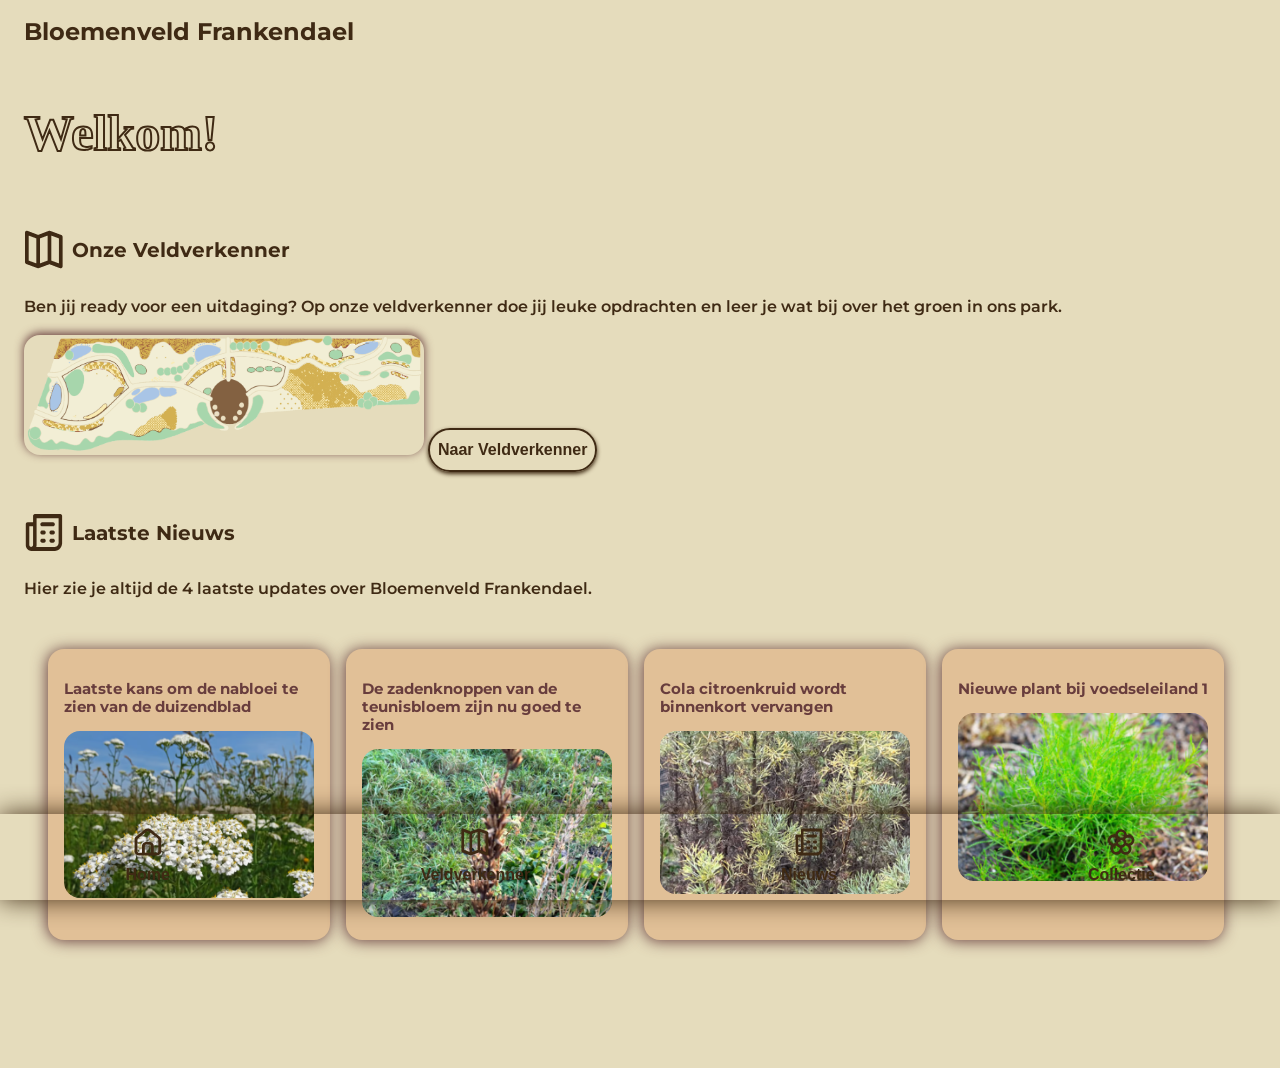
<file: index.html>
<!DOCTYPE html>
<html lang="nl">

<head>
    <meta charset="UTF-8">
    <meta name="viewport" content="width=device-width, initial-scale=1.0">
    <title>Bloemenveld Frankendael</title>
    <link rel="stylesheet" href="style.css">
    <link rel="stylesheet" href="stylesheet.css">
    <link rel="html" href="nieuws.html">
    <link rel="html" href="nieuws-individu.html">
    <link rel="html" href="veld.html">
    <link rel="html" href="collectie.html">
    <link href="https://fonts.googleapis.com/css2?family=Montserrat:wght@400;500;600;700&display=swap"
        rel="styleguide.css">
</head>

<body>

    <h1>Bloemenveld Frankendael</h1>

    <p class="top">Welkom!</p>

    <section class="Veldverkenner">
        <div class="logo-section">
            <svg class="logo" xmlns="http://www.w3.org/2000/svg" viewBox="0 0 435 455" role="img" aria-label="map icon">
                <path
                    d="M 28 22 L 27 23 L 25 23 L 24 24 L 22 24 L 20 26 L 19 26 L 16 29 L 16 30 L 14 32 L 14 33 L 13 34 L 13 35 L 12 36 L 12 38 L 11 39 L 11 368 L 12 369 L 12 371 L 13 372 L 13 373 L 14 374 L 14 375 L 15 376 L 15 377 L 20 382 L 21 382 L 23 384 L 25 384 L 26 385 L 28 385 L 29 386 L 31 386 L 32 387 L 33 387 L 34 388 L 36 388 L 37 389 L 39 389 L 40 390 L 41 390 L 42 391 L 44 391 L 45 392 L 47 392 L 48 393 L 49 393 L 50 394 L 52 394 L 53 395 L 55 395 L 56 396 L 58 396 L 59 397 L 60 397 L 61 398 L 63 398 L 64 399 L 66 399 L 67 400 L 68 400 L 69 401 L 71 401 L 72 402 L 74 402 L 75 403 L 77 403 L 78 404 L 79 404 L 80 405 L 82 405 L 83 406 L 85 406 L 86 407 L 87 407 L 88 408 L 90 408 L 91 409 L 93 409 L 94 410 L 95 410 L 96 411 L 98 411 L 99 412 L 101 412 L 102 413 L 104 413 L 105 414 L 106 414 L 107 415 L 109 415 L 110 416 L 112 416 L 113 417 L 114 417 L 115 418 L 117 418 L 118 419 L 120 419 L 121 420 L 123 420 L 124 421 L 125 421 L 126 422 L 128 422 L 129 423 L 131 423 L 132 424 L 133 424 L 134 425 L 136 425 L 137 426 L 139 426 L 140 427 L 141 427 L 142 428 L 144 428 L 145 429 L 147 429 L 148 430 L 152 430 L 153 431 L 155 431 L 156 430 L 160 430 L 161 429 L 162 429 L 163 428 L 165 428 L 166 427 L 168 427 L 169 426 L 170 426 L 171 425 L 173 425 L 174 424 L 175 424 L 176 423 L 178 423 L 179 422 L 181 422 L 182 421 L 184 421 L 185 420 L 187 420 L 188 419 L 189 419 L 190 418 L 192 418 L 193 417 L 195 417 L 196 416 L 197 416 L 198 415 L 200 415 L 201 414 L 202 414 L 203 413 L 206 413 L 207 412 L 208 412 L 209 411 L 211 411 L 212 410 L 214 410 L 215 409 L 216 409 L 217 408 L 219 408 L 220 407 L 221 407 L 222 406 L 224 406 L 225 405 L 227 405 L 228 404 L 230 404 L 231 403 L 233 403 L 234 402 L 235 402 L 236 401 L 238 401 L 239 400 L 240 400 L 241 399 L 243 399 L 244 398 L 246 398 L 247 397 L 248 397 L 249 396 L 252 396 L 253 395 L 254 395 L 255 394 L 257 394 L 258 393 L 259 393 L 260 392 L 262 392 L 263 391 L 265 391 L 266 390 L 267 390 L 268 389 L 270 389 L 271 388 L 273 388 L 274 387 L 275 387 L 276 386 L 277 386 L 278 387 L 279 387 L 280 388 L 282 388 L 283 389 L 285 389 L 286 390 L 287 390 L 288 391 L 290 391 L 291 392 L 293 392 L 294 393 L 295 393 L 296 394 L 298 394 L 299 395 L 300 395 L 301 396 L 303 396 L 304 397 L 306 397 L 307 398 L 309 398 L 310 399 L 311 399 L 312 400 L 313 400 L 314 401 L 316 401 L 317 402 L 319 402 L 320 403 L 322 403 L 323 404 L 324 404 L 325 405 L 327 405 L 328 406 L 329 406 L 330 407 L 332 407 L 333 408 L 335 408 L 336 409 L 337 409 L 338 410 L 340 410 L 341 411 L 343 411 L 344 412 L 345 412 L 346 413 L 348 413 L 349 414 L 350 414 L 351 415 L 353 415 L 354 416 L 356 416 L 357 417 L 358 417 L 359 418 L 361 418 L 362 419 L 363 419 L 364 420 L 366 420 L 367 421 L 369 421 L 370 422 L 371 422 L 372 423 L 374 423 L 375 424 L 376 424 L 377 425 L 379 425 L 380 426 L 382 426 L 383 427 L 385 427 L 386 428 L 387 428 L 388 429 L 390 429 L 391 430 L 393 430 L 394 431 L 401 431 L 402 430 L 406 430 L 407 429 L 408 429 L 409 428 L 410 428 L 416 422 L 416 421 L 417 420 L 417 419 L 418 418 L 418 417 L 419 416 L 419 411 L 420 410 L 420 89 L 419 88 L 419 83 L 418 82 L 418 80 L 417 79 L 417 78 L 416 77 L 416 76 L 411 71 L 410 71 L 409 70 L 408 70 L 407 69 L 406 69 L 405 68 L 403 68 L 402 67 L 401 67 L 400 66 L 398 66 L 397 65 L 395 65 L 394 64 L 392 64 L 391 63 L 390 63 L 389 62 L 387 62 L 386 61 L 384 61 L 383 60 L 382 60 L 381 59 L 379 59 L 378 58 L 376 58 L 375 57 L 374 57 L 373 56 L 371 56 L 370 55 L 368 55 L 367 54 L 365 54 L 364 53 L 363 53 L 362 52 L 360 52 L 359 51 L 357 51 L 356 50 L 355 50 L 354 49 L 352 49 L 351 48 L 349 48 L 348 47 L 346 47 L 345 46 L 344 46 L 343 45 L 341 45 L 340 44 L 338 44 L 337 43 L 336 43 L 335 42 L 333 42 L 332 41 L 330 41 L 329 40 L 328 40 L 327 39 L 325 39 L 324 38 L 322 38 L 321 37 L 319 37 L 318 36 L 317 36 L 316 35 L 314 35 L 313 34 L 311 34 L 310 33 L 309 33 L 308 32 L 306 32 L 305 31 L 303 31 L 302 30 L 300 30 L 299 29 L 298 29 L 297 28 L 295 28 L 294 27 L 292 27 L 291 26 L 290 26 L 289 25 L 287 25 L 286 24 L 284 24 L 283 23 L 270 23 L 269 24 L 268 24 L 267 25 L 265 25 L 264 26 L 263 26 L 262 27 L 260 27 L 259 28 L 257 28 L 256 29 L 255 29 L 254 30 L 252 30 L 251 31 L 249 31 L 248 32 L 246 32 L 245 33 L 244 33 L 243 34 L 241 34 L 240 35 L 239 35 L 238 36 L 236 36 L 235 37 L 233 37 L 232 38 L 231 38 L 230 39 L 228 39 L 227 40 L 226 40 L 225 41 L 223 41 L 222 42 L 220 42 L 219 43 L 218 43 L 217 44 L 215 44 L 214 45 L 212 45 L 211 46 L 210 46 L 209 47 L 207 47 L 206 48 L 205 48 L 204 49 L 202 49 L 201 50 L 199 50 L 198 51 L 197 51 L 196 52 L 194 52 L 193 53 L 192 53 L 191 54 L 189 54 L 188 55 L 186 55 L 185 56 L 184 56 L 183 57 L 181 57 L 180 58 L 179 58 L 178 59 L 176 59 L 175 60 L 173 60 L 172 61 L 170 61 L 169 62 L 168 62 L 167 63 L 165 63 L 164 64 L 163 64 L 162 65 L 160 65 L 159 66 L 157 66 L 156 67 L 155 67 L 154 68 L 153 67 L 151 67 L 150 66 L 148 66 L 147 65 L 146 65 L 145 64 L 143 64 L 142 63 L 141 63 L 140 62 L 138 62 L 137 61 L 135 61 L 134 60 L 133 60 L 132 59 L 130 59 L 129 58 L 128 58 L 127 57 L 125 57 L 124 56 L 122 56 L 121 55 L 120 55 L 119 54 L 117 54 L 116 53 L 114 53 L 113 52 L 112 52 L 111 51 L 109 51 L 108 50 L 107 50 L 106 49 L 104 49 L 103 48 L 101 48 L 100 47 L 99 47 L 98 46 L 96 46 L 95 45 L 94 45 L 93 44 L 91 44 L 90 43 L 88 43 L 87 42 L 85 42 L 84 41 L 83 41 L 82 40 L 80 40 L 79 39 L 77 39 L 76 38 L 75 38 L 74 37 L 72 37 L 71 36 L 70 36 L 69 35 L 67 35 L 66 34 L 65 34 L 64 33 L 62 33 L 61 32 L 59 32 L 58 31 L 57 31 L 56 30 L 54 30 L 53 29 L 52 29 L 51 28 L 49 28 L 48 27 L 46 27 L 45 26 L 44 26 L 43 25 L 41 25 L 40 24 L 38 24 L 37 23 L 35 23 L 34 22 Z M 297 77 L 298 76 L 300 76 L 301 77 L 303 77 L 304 78 L 305 78 L 306 79 L 308 79 L 309 80 L 311 80 L 312 81 L 313 81 L 314 82 L 316 82 L 317 83 L 319 83 L 320 84 L 322 84 L 323 85 L 324 85 L 325 86 L 327 86 L 328 87 L 330 87 L 331 88 L 332 88 L 333 89 L 335 89 L 336 90 L 338 90 L 339 91 L 341 91 L 342 92 L 343 92 L 344 93 L 346 93 L 347 94 L 349 94 L 350 95 L 351 95 L 352 96 L 354 96 L 355 97 L 357 97 L 358 98 L 359 98 L 360 99 L 362 99 L 363 100 L 365 100 L 366 101 L 368 101 L 369 102 L 370 102 L 371 103 L 373 103 L 374 104 L 376 104 L 377 105 L 378 105 L 380 107 L 380 376 L 379 377 L 377 377 L 376 376 L 374 376 L 373 375 L 372 375 L 371 374 L 369 374 L 368 373 L 366 373 L 365 372 L 364 372 L 363 371 L 361 371 L 360 370 L 358 370 L 357 369 L 356 369 L 355 368 L 353 368 L 352 367 L 350 367 L 349 366 L 347 366 L 346 365 L 345 365 L 344 364 L 342 364 L 341 363 L 339 363 L 338 362 L 337 362 L 336 361 L 334 361 L 333 360 L 331 360 L 330 359 L 328 359 L 327 358 L 326 358 L 325 357 L 323 357 L 322 356 L 320 356 L 319 355 L 318 355 L 317 354 L 315 354 L 314 353 L 312 353 L 311 352 L 310 352 L 309 351 L 307 351 L 306 350 L 304 350 L 303 349 L 301 349 L 300 348 L 299 348 L 297 346 Z M 253 77 L 254 76 L 256 76 L 257 77 L 257 346 L 255 348 L 253 348 L 252 349 L 250 349 L 249 350 L 248 350 L 247 351 L 245 351 L 244 352 L 242 352 L 241 353 L 240 353 L 239 354 L 237 354 L 236 355 L 234 355 L 233 356 L 231 356 L 230 357 L 229 357 L 228 358 L 226 358 L 225 359 L 223 359 L 222 360 L 221 360 L 220 361 L 218 361 L 217 362 L 215 362 L 214 363 L 213 363 L 212 364 L 210 364 L 209 365 L 207 365 L 206 366 L 204 366 L 203 367 L 202 367 L 201 368 L 199 368 L 198 369 L 196 369 L 195 370 L 194 370 L 193 371 L 191 371 L 190 372 L 188 372 L 187 373 L 185 373 L 184 374 L 183 374 L 182 375 L 180 375 L 179 376 L 177 376 L 176 377 L 175 377 L 174 376 L 174 106 L 175 105 L 177 105 L 178 104 L 180 104 L 181 103 L 182 103 L 183 102 L 185 102 L 186 101 L 188 101 L 189 100 L 190 100 L 191 99 L 193 99 L 194 98 L 196 98 L 197 97 L 198 97 L 199 96 L 201 96 L 202 95 L 204 95 L 205 94 L 207 94 L 208 93 L 209 93 L 210 92 L 212 92 L 213 91 L 215 91 L 216 90 L 217 90 L 218 89 L 220 89 L 221 88 L 223 88 L 224 87 L 226 87 L 227 86 L 228 86 L 229 85 L 231 85 L 232 84 L 234 84 L 235 83 L 236 83 L 237 82 L 239 82 L 240 81 L 242 81 L 243 80 L 244 80 L 245 79 L 247 79 L 248 78 L 250 78 L 251 77 Z M 51 77 L 52 76 L 54 76 L 55 77 L 57 77 L 58 78 L 59 78 L 60 79 L 62 79 L 63 80 L 65 80 L 66 81 L 67 81 L 68 82 L 70 82 L 71 83 L 73 83 L 74 84 L 76 84 L 77 85 L 78 85 L 79 86 L 81 86 L 82 87 L 84 87 L 85 88 L 86 88 L 87 89 L 89 89 L 90 90 L 92 90 L 93 91 L 95 91 L 96 92 L 97 92 L 98 93 L 100 93 L 101 94 L 103 94 L 104 95 L 105 95 L 106 96 L 108 96 L 109 97 L 111 97 L 112 98 L 113 98 L 114 99 L 116 99 L 117 100 L 119 100 L 120 101 L 122 101 L 123 102 L 124 102 L 125 103 L 127 103 L 128 104 L 130 104 L 131 105 L 132 105 L 134 107 L 134 376 L 133 377 L 131 377 L 130 376 L 128 376 L 127 375 L 126 375 L 125 374 L 123 374 L 122 373 L 120 373 L 119 372 L 118 372 L 117 371 L 115 371 L 114 370 L 112 370 L 111 369 L 110 369 L 109 368 L 107 368 L 106 367 L 104 367 L 103 366 L 101 366 L 100 365 L 99 365 L 98 364 L 96 364 L 95 363 L 93 363 L 92 362 L 91 362 L 90 361 L 88 361 L 87 360 L 85 360 L 84 359 L 82 359 L 81 358 L 80 358 L 79 357 L 77 357 L 76 356 L 74 356 L 73 355 L 72 355 L 71 354 L 69 354 L 68 353 L 66 353 L 65 352 L 64 352 L 63 351 L 61 351 L 60 350 L 58 350 L 57 349 L 55 349 L 54 348 L 53 348 L 51 346 Z"
                    fill="currentColor" fill-rule="evenodd" clip-rule="evenodd" />
            </svg>

            <h2>Onze Veldverkenner</h2>
        </div>
        <p>Ben jij ready voor een uitdaging? Op onze veldverkenner doe jij leuke opdrachten en leer je wat bij over het
            groen in ons park.</p>
        <img class="plattegrond" src="assets/frikandelmap-1.png" alt="map">
        <div class="naar-veld">
            <a href="veld.html">Naar Veldverkenner</a>
        </div>
    </section>

    <section class="Nieuws">
        <div class="logo-section">
            <svg class="logo" xmlns="http://www.w3.org/2000/svg" viewBox="0 0 445 455" role="img"
                aria-label="calculator icon">
                <path
                    d="M 301 295 L 300 296 L 297 296 L 296 297 L 295 297 L 294 298 L 293 298 L 287 304 L 287 305 L 286 306 L 286 307 L 285 308 L 285 309 L 284 310 L 284 314 L 283 315 L 283 320 L 284 321 L 284 325 L 285 326 L 285 327 L 286 328 L 286 329 L 287 330 L 287 331 L 289 333 L 289 334 L 290 335 L 291 335 L 293 337 L 294 337 L 295 338 L 296 338 L 297 339 L 299 339 L 300 340 L 326 340 L 327 339 L 329 339 L 330 338 L 331 338 L 332 337 L 333 337 L 334 336 L 335 336 L 338 333 L 338 332 L 340 330 L 340 329 L 341 328 L 341 326 L 342 325 L 342 323 L 343 322 L 343 314 L 342 313 L 342 310 L 341 309 L 341 307 L 339 305 L 339 304 L 333 298 L 332 298 L 331 297 L 330 297 L 329 296 L 326 296 L 325 295 Z M 200 295 L 199 296 L 196 296 L 195 297 L 194 297 L 193 298 L 192 298 L 190 300 L 189 300 L 187 302 L 187 303 L 185 305 L 185 306 L 184 307 L 184 308 L 183 309 L 183 311 L 182 312 L 182 323 L 183 324 L 183 326 L 184 327 L 184 328 L 185 329 L 185 330 L 186 331 L 186 332 L 190 336 L 191 336 L 193 338 L 194 338 L 195 339 L 198 339 L 199 340 L 225 340 L 226 339 L 228 339 L 229 338 L 230 338 L 231 337 L 232 337 L 238 331 L 238 330 L 239 329 L 239 328 L 240 327 L 240 325 L 241 324 L 241 319 L 242 318 L 242 317 L 241 316 L 241 311 L 240 310 L 240 308 L 239 307 L 239 306 L 237 304 L 237 303 L 233 299 L 232 299 L 230 297 L 228 297 L 227 296 L 224 296 L 223 295 Z M 302 204 L 301 205 L 297 205 L 296 206 L 295 206 L 294 207 L 293 207 L 287 213 L 287 214 L 286 215 L 286 216 L 285 217 L 285 218 L 284 219 L 284 223 L 283 224 L 283 229 L 284 230 L 284 234 L 285 235 L 285 236 L 286 237 L 286 238 L 287 239 L 287 240 L 293 246 L 294 246 L 295 247 L 296 247 L 297 248 L 300 248 L 301 249 L 325 249 L 326 248 L 329 248 L 330 247 L 331 247 L 332 246 L 333 246 L 335 244 L 336 244 L 338 242 L 338 241 L 340 239 L 340 238 L 341 237 L 341 235 L 342 234 L 342 231 L 343 230 L 343 223 L 342 222 L 342 219 L 341 218 L 341 216 L 339 214 L 339 213 L 337 211 L 337 210 L 336 210 L 333 207 L 332 207 L 331 206 L 330 206 L 329 205 L 325 205 L 324 204 Z M 200 204 L 199 205 L 195 205 L 193 207 L 192 207 L 191 208 L 190 208 L 187 211 L 187 212 L 185 214 L 185 215 L 184 216 L 184 217 L 183 218 L 183 220 L 182 221 L 182 232 L 183 233 L 183 235 L 184 236 L 184 237 L 185 238 L 185 239 L 187 241 L 187 242 L 190 245 L 191 245 L 193 247 L 195 247 L 196 248 L 199 248 L 200 249 L 224 249 L 225 248 L 228 248 L 229 247 L 230 247 L 231 246 L 232 246 L 238 240 L 238 239 L 239 238 L 239 237 L 240 236 L 240 234 L 241 233 L 241 228 L 242 227 L 242 226 L 241 225 L 241 220 L 240 219 L 240 217 L 239 216 L 239 215 L 237 213 L 237 212 L 232 207 L 231 207 L 230 206 L 229 206 L 228 205 L 224 205 L 223 204 Z M 199 113 L 198 114 L 196 114 L 195 115 L 193 115 L 191 117 L 190 117 L 187 120 L 187 121 L 185 123 L 185 124 L 184 125 L 184 126 L 183 127 L 183 129 L 182 130 L 182 141 L 183 142 L 183 144 L 184 145 L 184 146 L 185 147 L 185 148 L 187 150 L 187 151 L 190 154 L 191 154 L 192 155 L 193 155 L 194 156 L 195 156 L 196 157 L 199 157 L 200 158 L 324 158 L 325 157 L 329 157 L 330 156 L 331 156 L 332 155 L 333 155 L 339 149 L 339 148 L 341 146 L 341 144 L 342 143 L 342 140 L 343 139 L 343 132 L 342 131 L 342 128 L 341 127 L 341 125 L 339 123 L 339 122 L 338 121 L 338 120 L 336 118 L 335 118 L 332 115 L 330 115 L 329 114 L 327 114 L 326 113 Z M 117 22 L 116 23 L 114 23 L 113 24 L 112 24 L 111 25 L 110 25 L 105 30 L 105 31 L 104 32 L 104 33 L 102 35 L 102 38 L 101 39 L 101 112 L 100 113 L 37 113 L 36 114 L 33 114 L 32 115 L 31 115 L 30 116 L 29 116 L 24 121 L 24 122 L 22 124 L 22 125 L 21 126 L 21 128 L 20 129 L 20 374 L 21 375 L 21 380 L 22 381 L 22 384 L 23 385 L 23 387 L 24 388 L 24 390 L 25 391 L 25 392 L 26 393 L 26 394 L 27 395 L 27 396 L 28 397 L 28 398 L 29 399 L 29 400 L 30 401 L 30 402 L 32 404 L 32 405 L 34 407 L 34 408 L 45 419 L 46 419 L 48 421 L 49 421 L 51 423 L 52 423 L 53 424 L 54 424 L 55 425 L 56 425 L 57 426 L 58 426 L 59 427 L 60 427 L 61 428 L 64 428 L 65 429 L 67 429 L 68 430 L 74 430 L 75 431 L 350 431 L 351 430 L 357 430 L 358 429 L 361 429 L 362 428 L 365 428 L 366 427 L 368 427 L 369 426 L 370 426 L 371 425 L 373 425 L 374 424 L 375 424 L 376 423 L 377 423 L 378 422 L 379 422 L 380 421 L 381 421 L 383 419 L 384 419 L 386 417 L 387 417 L 389 415 L 390 415 L 403 402 L 403 401 L 406 398 L 406 397 L 408 395 L 408 394 L 410 392 L 410 391 L 412 389 L 412 388 L 413 387 L 413 386 L 414 385 L 414 384 L 415 383 L 415 382 L 416 381 L 416 379 L 417 378 L 417 376 L 418 375 L 418 374 L 419 373 L 419 371 L 420 370 L 420 367 L 421 366 L 421 364 L 422 363 L 422 358 L 423 357 L 423 352 L 424 351 L 424 39 L 423 38 L 423 36 L 422 35 L 422 34 L 421 33 L 421 32 L 419 30 L 419 29 L 416 26 L 415 26 L 413 24 L 412 24 L 411 23 L 409 23 L 408 22 Z M 59 159 L 60 158 L 100 158 L 101 159 L 101 366 L 100 367 L 100 370 L 99 371 L 99 373 L 98 374 L 98 375 L 97 376 L 97 377 L 91 383 L 90 383 L 88 385 L 86 385 L 85 386 L 82 386 L 81 387 L 79 387 L 78 386 L 74 386 L 73 385 L 72 385 L 71 384 L 70 384 L 62 376 L 62 375 L 61 374 L 61 372 L 60 371 L 60 369 L 59 368 Z M 140 68 L 141 67 L 384 67 L 385 68 L 385 343 L 384 344 L 384 351 L 383 352 L 383 355 L 382 356 L 382 358 L 381 359 L 381 360 L 380 361 L 380 362 L 379 363 L 379 364 L 378 365 L 378 366 L 376 368 L 376 369 L 372 373 L 372 374 L 369 377 L 368 377 L 365 380 L 364 380 L 362 382 L 361 382 L 360 383 L 358 383 L 357 384 L 356 384 L 355 385 L 352 385 L 351 386 L 346 386 L 345 387 L 138 387 L 137 386 L 137 383 L 138 382 L 138 379 L 139 378 L 139 372 L 140 371 Z"
                    fill="CurrentColor" fill-rule="evenodd" clip-rule="evenodd" />
            </svg>

            <h2>Laatste Nieuws</h2>
        </div>
        <p>Hier zie je altijd de 4 laatste updates over Bloemenveld Frankendael.</p>
    </section>

    <section class="Nieuws-carrousel">
        <ul>
            <li>
                <a href="nieuws-individu.html">
                    <h3>Laatste kans om de nabloei te zien van de duizendblad</h3>
                    <img src="assets/plant 1.png" alt="plant 1">
                </a>
            </li>
            <li>
                <a href="nieuws-individu.html">
                    <h3>De zadenknoppen van de teunisbloem zijn nu goed te zien</h3>
                    <img src="assets/plant 2.png" alt="plant 2">
                </a>
            </li>
            <li>
                <a href="nieuws-individu.html">
                    <h3>Cola citroenkruid wordt binnenkort vervangen</h3>
                    <img src="assets/plant 3.png" alt="plant 3">
                </a>
            </li>
            <li>
                <a href="nieuws-individu.html">
                    <h3>Nieuwe plant bij voedseleiland 1</h3>
                    <img src="assets/plant 4.png" alt="plant 4">
                </a>
            </li>
        </ul>
    </section>

    <footer>
        <ul class="footer-ul">
            <li>
                <a href="index.html">
                    <svg xmlns="http://www.w3.org/2000/svg" viewBox="0 0 440 455" role="img" aria-label="home icon">
  <path d="M 211 22 L 210 23 L 205 23 L 204 24 L 200 24 L 199 25 L 197 25 L 196 26 L 194 26 L 193 27 L 191 27 L 190 28 L 189 28 L 188 29 L 187 29 L 186 30 L 185 30 L 184 31 L 183 31 L 182 32 L 181 32 L 180 33 L 179 33 L 176 36 L 175 36 L 172 39 L 171 39 L 167 43 L 166 43 L 162 47 L 161 47 L 157 51 L 156 51 L 152 55 L 151 55 L 147 59 L 146 59 L 142 63 L 141 63 L 138 66 L 137 66 L 132 71 L 131 71 L 128 74 L 127 74 L 123 78 L 122 78 L 117 83 L 116 83 L 113 86 L 112 86 L 108 90 L 107 90 L 103 94 L 102 94 L 98 98 L 97 98 L 93 102 L 92 102 L 88 106 L 87 106 L 83 110 L 82 110 L 78 114 L 77 114 L 74 117 L 73 117 L 68 122 L 67 122 L 64 125 L 63 125 L 59 129 L 58 129 L 54 133 L 53 133 L 49 137 L 48 137 L 44 141 L 43 141 L 39 145 L 38 145 L 28 155 L 28 156 L 26 158 L 26 159 L 24 161 L 24 162 L 23 163 L 23 164 L 21 166 L 21 168 L 20 169 L 20 170 L 19 171 L 19 173 L 18 174 L 18 177 L 17 178 L 17 181 L 16 182 L 16 378 L 17 379 L 17 383 L 18 384 L 18 387 L 19 388 L 19 389 L 20 390 L 20 392 L 21 393 L 21 394 L 22 395 L 22 396 L 23 397 L 23 398 L 24 399 L 24 400 L 26 402 L 26 403 L 29 406 L 29 407 L 37 415 L 38 415 L 41 418 L 42 418 L 44 420 L 45 420 L 47 422 L 48 422 L 49 423 L 50 423 L 51 424 L 52 424 L 53 425 L 55 425 L 56 426 L 57 426 L 58 427 L 60 427 L 61 428 L 64 428 L 65 429 L 68 429 L 69 430 L 76 430 L 77 431 L 360 431 L 361 430 L 367 430 L 368 429 L 371 429 L 372 428 L 375 428 L 376 427 L 378 427 L 379 426 L 380 426 L 381 425 L 383 425 L 384 424 L 385 424 L 386 423 L 387 423 L 388 422 L 389 422 L 391 420 L 392 420 L 394 418 L 395 418 L 397 416 L 398 416 L 408 406 L 408 405 L 410 403 L 410 402 L 412 400 L 412 399 L 413 398 L 413 397 L 414 396 L 414 395 L 415 394 L 415 393 L 416 392 L 416 391 L 417 390 L 417 388 L 418 387 L 418 385 L 419 384 L 419 380 L 420 379 L 420 182 L 419 181 L 419 177 L 418 176 L 418 174 L 417 173 L 417 171 L 416 170 L 416 168 L 415 167 L 415 166 L 414 165 L 414 164 L 412 162 L 412 161 L 411 160 L 411 159 L 409 157 L 409 156 L 397 144 L 396 144 L 392 140 L 391 140 L 387 136 L 386 136 L 382 132 L 381 132 L 378 129 L 377 129 L 373 125 L 372 125 L 367 120 L 366 120 L 363 117 L 362 117 L 357 112 L 356 112 L 353 109 L 352 109 L 348 105 L 347 105 L 343 101 L 342 101 L 338 97 L 337 97 L 333 93 L 332 93 L 328 89 L 327 89 L 324 86 L 323 86 L 319 82 L 318 82 L 314 78 L 313 78 L 309 74 L 308 74 L 303 69 L 302 69 L 299 66 L 298 66 L 294 62 L 293 62 L 289 58 L 288 58 L 284 54 L 283 54 L 279 50 L 278 50 L 274 46 L 273 46 L 269 42 L 268 42 L 265 39 L 264 39 L 260 35 L 259 35 L 257 33 L 256 33 L 255 32 L 254 32 L 252 30 L 251 30 L 250 29 L 249 29 L 248 28 L 246 28 L 245 27 L 243 27 L 242 26 L 241 26 L 240 25 L 237 25 L 236 24 L 233 24 L 232 23 L 226 23 L 225 22 Z M 190 268 L 191 267 L 245 267 L 246 268 L 248 268 L 249 269 L 251 269 L 252 270 L 253 270 L 256 273 L 257 273 L 259 275 L 259 276 L 261 278 L 261 279 L 262 280 L 262 281 L 263 282 L 263 284 L 264 285 L 264 390 L 263 391 L 173 391 L 172 390 L 172 288 L 173 287 L 173 282 L 174 281 L 174 280 L 175 279 L 175 278 L 182 271 L 183 271 L 185 269 L 187 269 L 188 268 Z M 215 63 L 216 62 L 220 62 L 221 63 L 225 63 L 226 64 L 227 64 L 228 65 L 230 65 L 233 68 L 234 68 L 238 72 L 239 72 L 242 75 L 243 75 L 247 79 L 248 79 L 252 83 L 253 83 L 257 87 L 258 87 L 262 91 L 263 91 L 267 95 L 268 95 L 272 99 L 273 99 L 276 102 L 277 102 L 281 106 L 282 106 L 286 110 L 287 110 L 291 114 L 292 114 L 296 118 L 297 118 L 300 121 L 301 121 L 306 126 L 307 126 L 311 130 L 312 130 L 315 133 L 316 133 L 321 138 L 322 138 L 325 141 L 326 141 L 330 145 L 331 145 L 335 149 L 336 149 L 340 153 L 341 153 L 345 157 L 346 157 L 349 160 L 350 160 L 354 164 L 355 164 L 359 168 L 360 168 L 364 172 L 365 172 L 374 181 L 374 182 L 375 183 L 375 185 L 376 186 L 376 376 L 375 377 L 375 378 L 374 379 L 374 380 L 366 388 L 365 388 L 364 389 L 363 389 L 362 390 L 359 390 L 358 391 L 309 391 L 308 390 L 308 286 L 307 285 L 307 277 L 306 276 L 306 273 L 305 272 L 305 270 L 304 269 L 304 267 L 303 266 L 303 265 L 302 264 L 302 263 L 301 262 L 301 261 L 299 259 L 299 258 L 298 257 L 298 256 L 295 253 L 295 252 L 285 242 L 284 242 L 282 240 L 281 240 L 279 238 L 278 238 L 277 237 L 276 237 L 274 235 L 273 235 L 272 234 L 270 234 L 269 233 L 268 233 L 267 232 L 265 232 L 264 231 L 262 231 L 261 230 L 259 230 L 258 229 L 254 229 L 253 228 L 246 228 L 245 227 L 191 227 L 190 228 L 183 228 L 182 229 L 178 229 L 177 230 L 175 230 L 174 231 L 172 231 L 171 232 L 169 232 L 168 233 L 167 233 L 166 234 L 164 234 L 163 235 L 162 235 L 160 237 L 159 237 L 158 238 L 157 238 L 155 240 L 154 240 L 151 243 L 150 243 L 142 251 L 142 252 L 138 256 L 138 257 L 137 258 L 137 259 L 136 260 L 136 261 L 135 262 L 135 263 L 134 264 L 134 265 L 133 266 L 133 267 L 132 268 L 132 270 L 131 271 L 131 273 L 130 274 L 130 278 L 129 279 L 129 390 L 128 391 L 78 391 L 77 390 L 74 390 L 73 389 L 72 389 L 70 387 L 69 387 L 63 381 L 63 380 L 61 378 L 61 376 L 60 375 L 60 186 L 61 185 L 61 183 L 63 181 L 63 180 L 70 173 L 71 173 L 75 169 L 76 169 L 80 165 L 81 165 L 84 162 L 85 162 L 90 157 L 91 157 L 94 154 L 95 154 L 99 150 L 100 150 L 104 146 L 105 146 L 109 142 L 110 142 L 114 138 L 115 138 L 118 135 L 119 135 L 124 130 L 125 130 L 129 126 L 130 126 L 133 123 L 134 123 L 139 118 L 140 118 L 143 115 L 144 115 L 148 111 L 149 111 L 153 107 L 154 107 L 158 103 L 159 103 L 163 99 L 164 99 L 167 96 L 168 96 L 173 91 L 174 91 L 177 88 L 178 88 L 182 84 L 183 84 L 187 80 L 188 80 L 192 76 L 193 76 L 197 72 L 198 72 L 202 68 L 203 68 L 205 66 L 206 66 L 207 65 L 208 65 L 209 64 L 210 64 L 211 63 Z" fill="Currentcolor" fill-rule="evenodd" clip-rule="evenodd"/>
</svg>

                    <span>Home</span>
                </a>
            </li>
            <li>
                <a href="veld.html">
                    <svg xmlns="http://www.w3.org/2000/svg" viewBox="0 0 435 455" role="img" aria-label="map icon">
                <path
                    d="M 28 22 L 27 23 L 25 23 L 24 24 L 22 24 L 20 26 L 19 26 L 16 29 L 16 30 L 14 32 L 14 33 L 13 34 L 13 35 L 12 36 L 12 38 L 11 39 L 11 368 L 12 369 L 12 371 L 13 372 L 13 373 L 14 374 L 14 375 L 15 376 L 15 377 L 20 382 L 21 382 L 23 384 L 25 384 L 26 385 L 28 385 L 29 386 L 31 386 L 32 387 L 33 387 L 34 388 L 36 388 L 37 389 L 39 389 L 40 390 L 41 390 L 42 391 L 44 391 L 45 392 L 47 392 L 48 393 L 49 393 L 50 394 L 52 394 L 53 395 L 55 395 L 56 396 L 58 396 L 59 397 L 60 397 L 61 398 L 63 398 L 64 399 L 66 399 L 67 400 L 68 400 L 69 401 L 71 401 L 72 402 L 74 402 L 75 403 L 77 403 L 78 404 L 79 404 L 80 405 L 82 405 L 83 406 L 85 406 L 86 407 L 87 407 L 88 408 L 90 408 L 91 409 L 93 409 L 94 410 L 95 410 L 96 411 L 98 411 L 99 412 L 101 412 L 102 413 L 104 413 L 105 414 L 106 414 L 107 415 L 109 415 L 110 416 L 112 416 L 113 417 L 114 417 L 115 418 L 117 418 L 118 419 L 120 419 L 121 420 L 123 420 L 124 421 L 125 421 L 126 422 L 128 422 L 129 423 L 131 423 L 132 424 L 133 424 L 134 425 L 136 425 L 137 426 L 139 426 L 140 427 L 141 427 L 142 428 L 144 428 L 145 429 L 147 429 L 148 430 L 152 430 L 153 431 L 155 431 L 156 430 L 160 430 L 161 429 L 162 429 L 163 428 L 165 428 L 166 427 L 168 427 L 169 426 L 170 426 L 171 425 L 173 425 L 174 424 L 175 424 L 176 423 L 178 423 L 179 422 L 181 422 L 182 421 L 184 421 L 185 420 L 187 420 L 188 419 L 189 419 L 190 418 L 192 418 L 193 417 L 195 417 L 196 416 L 197 416 L 198 415 L 200 415 L 201 414 L 202 414 L 203 413 L 206 413 L 207 412 L 208 412 L 209 411 L 211 411 L 212 410 L 214 410 L 215 409 L 216 409 L 217 408 L 219 408 L 220 407 L 221 407 L 222 406 L 224 406 L 225 405 L 227 405 L 228 404 L 230 404 L 231 403 L 233 403 L 234 402 L 235 402 L 236 401 L 238 401 L 239 400 L 240 400 L 241 399 L 243 399 L 244 398 L 246 398 L 247 397 L 248 397 L 249 396 L 252 396 L 253 395 L 254 395 L 255 394 L 257 394 L 258 393 L 259 393 L 260 392 L 262 392 L 263 391 L 265 391 L 266 390 L 267 390 L 268 389 L 270 389 L 271 388 L 273 388 L 274 387 L 275 387 L 276 386 L 277 386 L 278 387 L 279 387 L 280 388 L 282 388 L 283 389 L 285 389 L 286 390 L 287 390 L 288 391 L 290 391 L 291 392 L 293 392 L 294 393 L 295 393 L 296 394 L 298 394 L 299 395 L 300 395 L 301 396 L 303 396 L 304 397 L 306 397 L 307 398 L 309 398 L 310 399 L 311 399 L 312 400 L 313 400 L 314 401 L 316 401 L 317 402 L 319 402 L 320 403 L 322 403 L 323 404 L 324 404 L 325 405 L 327 405 L 328 406 L 329 406 L 330 407 L 332 407 L 333 408 L 335 408 L 336 409 L 337 409 L 338 410 L 340 410 L 341 411 L 343 411 L 344 412 L 345 412 L 346 413 L 348 413 L 349 414 L 350 414 L 351 415 L 353 415 L 354 416 L 356 416 L 357 417 L 358 417 L 359 418 L 361 418 L 362 419 L 363 419 L 364 420 L 366 420 L 367 421 L 369 421 L 370 422 L 371 422 L 372 423 L 374 423 L 375 424 L 376 424 L 377 425 L 379 425 L 380 426 L 382 426 L 383 427 L 385 427 L 386 428 L 387 428 L 388 429 L 390 429 L 391 430 L 393 430 L 394 431 L 401 431 L 402 430 L 406 430 L 407 429 L 408 429 L 409 428 L 410 428 L 416 422 L 416 421 L 417 420 L 417 419 L 418 418 L 418 417 L 419 416 L 419 411 L 420 410 L 420 89 L 419 88 L 419 83 L 418 82 L 418 80 L 417 79 L 417 78 L 416 77 L 416 76 L 411 71 L 410 71 L 409 70 L 408 70 L 407 69 L 406 69 L 405 68 L 403 68 L 402 67 L 401 67 L 400 66 L 398 66 L 397 65 L 395 65 L 394 64 L 392 64 L 391 63 L 390 63 L 389 62 L 387 62 L 386 61 L 384 61 L 383 60 L 382 60 L 381 59 L 379 59 L 378 58 L 376 58 L 375 57 L 374 57 L 373 56 L 371 56 L 370 55 L 368 55 L 367 54 L 365 54 L 364 53 L 363 53 L 362 52 L 360 52 L 359 51 L 357 51 L 356 50 L 355 50 L 354 49 L 352 49 L 351 48 L 349 48 L 348 47 L 346 47 L 345 46 L 344 46 L 343 45 L 341 45 L 340 44 L 338 44 L 337 43 L 336 43 L 335 42 L 333 42 L 332 41 L 330 41 L 329 40 L 328 40 L 327 39 L 325 39 L 324 38 L 322 38 L 321 37 L 319 37 L 318 36 L 317 36 L 316 35 L 314 35 L 313 34 L 311 34 L 310 33 L 309 33 L 308 32 L 306 32 L 305 31 L 303 31 L 302 30 L 300 30 L 299 29 L 298 29 L 297 28 L 295 28 L 294 27 L 292 27 L 291 26 L 290 26 L 289 25 L 287 25 L 286 24 L 284 24 L 283 23 L 270 23 L 269 24 L 268 24 L 267 25 L 265 25 L 264 26 L 263 26 L 262 27 L 260 27 L 259 28 L 257 28 L 256 29 L 255 29 L 254 30 L 252 30 L 251 31 L 249 31 L 248 32 L 246 32 L 245 33 L 244 33 L 243 34 L 241 34 L 240 35 L 239 35 L 238 36 L 236 36 L 235 37 L 233 37 L 232 38 L 231 38 L 230 39 L 228 39 L 227 40 L 226 40 L 225 41 L 223 41 L 222 42 L 220 42 L 219 43 L 218 43 L 217 44 L 215 44 L 214 45 L 212 45 L 211 46 L 210 46 L 209 47 L 207 47 L 206 48 L 205 48 L 204 49 L 202 49 L 201 50 L 199 50 L 198 51 L 197 51 L 196 52 L 194 52 L 193 53 L 192 53 L 191 54 L 189 54 L 188 55 L 186 55 L 185 56 L 184 56 L 183 57 L 181 57 L 180 58 L 179 58 L 178 59 L 176 59 L 175 60 L 173 60 L 172 61 L 170 61 L 169 62 L 168 62 L 167 63 L 165 63 L 164 64 L 163 64 L 162 65 L 160 65 L 159 66 L 157 66 L 156 67 L 155 67 L 154 68 L 153 67 L 151 67 L 150 66 L 148 66 L 147 65 L 146 65 L 145 64 L 143 64 L 142 63 L 141 63 L 140 62 L 138 62 L 137 61 L 135 61 L 134 60 L 133 60 L 132 59 L 130 59 L 129 58 L 128 58 L 127 57 L 125 57 L 124 56 L 122 56 L 121 55 L 120 55 L 119 54 L 117 54 L 116 53 L 114 53 L 113 52 L 112 52 L 111 51 L 109 51 L 108 50 L 107 50 L 106 49 L 104 49 L 103 48 L 101 48 L 100 47 L 99 47 L 98 46 L 96 46 L 95 45 L 94 45 L 93 44 L 91 44 L 90 43 L 88 43 L 87 42 L 85 42 L 84 41 L 83 41 L 82 40 L 80 40 L 79 39 L 77 39 L 76 38 L 75 38 L 74 37 L 72 37 L 71 36 L 70 36 L 69 35 L 67 35 L 66 34 L 65 34 L 64 33 L 62 33 L 61 32 L 59 32 L 58 31 L 57 31 L 56 30 L 54 30 L 53 29 L 52 29 L 51 28 L 49 28 L 48 27 L 46 27 L 45 26 L 44 26 L 43 25 L 41 25 L 40 24 L 38 24 L 37 23 L 35 23 L 34 22 Z M 297 77 L 298 76 L 300 76 L 301 77 L 303 77 L 304 78 L 305 78 L 306 79 L 308 79 L 309 80 L 311 80 L 312 81 L 313 81 L 314 82 L 316 82 L 317 83 L 319 83 L 320 84 L 322 84 L 323 85 L 324 85 L 325 86 L 327 86 L 328 87 L 330 87 L 331 88 L 332 88 L 333 89 L 335 89 L 336 90 L 338 90 L 339 91 L 341 91 L 342 92 L 343 92 L 344 93 L 346 93 L 347 94 L 349 94 L 350 95 L 351 95 L 352 96 L 354 96 L 355 97 L 357 97 L 358 98 L 359 98 L 360 99 L 362 99 L 363 100 L 365 100 L 366 101 L 368 101 L 369 102 L 370 102 L 371 103 L 373 103 L 374 104 L 376 104 L 377 105 L 378 105 L 380 107 L 380 376 L 379 377 L 377 377 L 376 376 L 374 376 L 373 375 L 372 375 L 371 374 L 369 374 L 368 373 L 366 373 L 365 372 L 364 372 L 363 371 L 361 371 L 360 370 L 358 370 L 357 369 L 356 369 L 355 368 L 353 368 L 352 367 L 350 367 L 349 366 L 347 366 L 346 365 L 345 365 L 344 364 L 342 364 L 341 363 L 339 363 L 338 362 L 337 362 L 336 361 L 334 361 L 333 360 L 331 360 L 330 359 L 328 359 L 327 358 L 326 358 L 325 357 L 323 357 L 322 356 L 320 356 L 319 355 L 318 355 L 317 354 L 315 354 L 314 353 L 312 353 L 311 352 L 310 352 L 309 351 L 307 351 L 306 350 L 304 350 L 303 349 L 301 349 L 300 348 L 299 348 L 297 346 Z M 253 77 L 254 76 L 256 76 L 257 77 L 257 346 L 255 348 L 253 348 L 252 349 L 250 349 L 249 350 L 248 350 L 247 351 L 245 351 L 244 352 L 242 352 L 241 353 L 240 353 L 239 354 L 237 354 L 236 355 L 234 355 L 233 356 L 231 356 L 230 357 L 229 357 L 228 358 L 226 358 L 225 359 L 223 359 L 222 360 L 221 360 L 220 361 L 218 361 L 217 362 L 215 362 L 214 363 L 213 363 L 212 364 L 210 364 L 209 365 L 207 365 L 206 366 L 204 366 L 203 367 L 202 367 L 201 368 L 199 368 L 198 369 L 196 369 L 195 370 L 194 370 L 193 371 L 191 371 L 190 372 L 188 372 L 187 373 L 185 373 L 184 374 L 183 374 L 182 375 L 180 375 L 179 376 L 177 376 L 176 377 L 175 377 L 174 376 L 174 106 L 175 105 L 177 105 L 178 104 L 180 104 L 181 103 L 182 103 L 183 102 L 185 102 L 186 101 L 188 101 L 189 100 L 190 100 L 191 99 L 193 99 L 194 98 L 196 98 L 197 97 L 198 97 L 199 96 L 201 96 L 202 95 L 204 95 L 205 94 L 207 94 L 208 93 L 209 93 L 210 92 L 212 92 L 213 91 L 215 91 L 216 90 L 217 90 L 218 89 L 220 89 L 221 88 L 223 88 L 224 87 L 226 87 L 227 86 L 228 86 L 229 85 L 231 85 L 232 84 L 234 84 L 235 83 L 236 83 L 237 82 L 239 82 L 240 81 L 242 81 L 243 80 L 244 80 L 245 79 L 247 79 L 248 78 L 250 78 L 251 77 Z M 51 77 L 52 76 L 54 76 L 55 77 L 57 77 L 58 78 L 59 78 L 60 79 L 62 79 L 63 80 L 65 80 L 66 81 L 67 81 L 68 82 L 70 82 L 71 83 L 73 83 L 74 84 L 76 84 L 77 85 L 78 85 L 79 86 L 81 86 L 82 87 L 84 87 L 85 88 L 86 88 L 87 89 L 89 89 L 90 90 L 92 90 L 93 91 L 95 91 L 96 92 L 97 92 L 98 93 L 100 93 L 101 94 L 103 94 L 104 95 L 105 95 L 106 96 L 108 96 L 109 97 L 111 97 L 112 98 L 113 98 L 114 99 L 116 99 L 117 100 L 119 100 L 120 101 L 122 101 L 123 102 L 124 102 L 125 103 L 127 103 L 128 104 L 130 104 L 131 105 L 132 105 L 134 107 L 134 376 L 133 377 L 131 377 L 130 376 L 128 376 L 127 375 L 126 375 L 125 374 L 123 374 L 122 373 L 120 373 L 119 372 L 118 372 L 117 371 L 115 371 L 114 370 L 112 370 L 111 369 L 110 369 L 109 368 L 107 368 L 106 367 L 104 367 L 103 366 L 101 366 L 100 365 L 99 365 L 98 364 L 96 364 L 95 363 L 93 363 L 92 362 L 91 362 L 90 361 L 88 361 L 87 360 L 85 360 L 84 359 L 82 359 L 81 358 L 80 358 L 79 357 L 77 357 L 76 356 L 74 356 L 73 355 L 72 355 L 71 354 L 69 354 L 68 353 L 66 353 L 65 352 L 64 352 L 63 351 L 61 351 L 60 350 L 58 350 L 57 349 L 55 349 L 54 348 L 53 348 L 51 346 Z"
                    fill="currentColor" fill-rule="evenodd" clip-rule="evenodd" />
            </svg>
                    <span>Veldverkenner</span>
                </a>
            </li>
            <li>
                <a href="nieuws.html">
                    <svg xmlns="http://www.w3.org/2000/svg" viewBox="0 0 445 455" role="img"
                aria-label="calculator icon">
                <path
                    d="M 301 295 L 300 296 L 297 296 L 296 297 L 295 297 L 294 298 L 293 298 L 287 304 L 287 305 L 286 306 L 286 307 L 285 308 L 285 309 L 284 310 L 284 314 L 283 315 L 283 320 L 284 321 L 284 325 L 285 326 L 285 327 L 286 328 L 286 329 L 287 330 L 287 331 L 289 333 L 289 334 L 290 335 L 291 335 L 293 337 L 294 337 L 295 338 L 296 338 L 297 339 L 299 339 L 300 340 L 326 340 L 327 339 L 329 339 L 330 338 L 331 338 L 332 337 L 333 337 L 334 336 L 335 336 L 338 333 L 338 332 L 340 330 L 340 329 L 341 328 L 341 326 L 342 325 L 342 323 L 343 322 L 343 314 L 342 313 L 342 310 L 341 309 L 341 307 L 339 305 L 339 304 L 333 298 L 332 298 L 331 297 L 330 297 L 329 296 L 326 296 L 325 295 Z M 200 295 L 199 296 L 196 296 L 195 297 L 194 297 L 193 298 L 192 298 L 190 300 L 189 300 L 187 302 L 187 303 L 185 305 L 185 306 L 184 307 L 184 308 L 183 309 L 183 311 L 182 312 L 182 323 L 183 324 L 183 326 L 184 327 L 184 328 L 185 329 L 185 330 L 186 331 L 186 332 L 190 336 L 191 336 L 193 338 L 194 338 L 195 339 L 198 339 L 199 340 L 225 340 L 226 339 L 228 339 L 229 338 L 230 338 L 231 337 L 232 337 L 238 331 L 238 330 L 239 329 L 239 328 L 240 327 L 240 325 L 241 324 L 241 319 L 242 318 L 242 317 L 241 316 L 241 311 L 240 310 L 240 308 L 239 307 L 239 306 L 237 304 L 237 303 L 233 299 L 232 299 L 230 297 L 228 297 L 227 296 L 224 296 L 223 295 Z M 302 204 L 301 205 L 297 205 L 296 206 L 295 206 L 294 207 L 293 207 L 287 213 L 287 214 L 286 215 L 286 216 L 285 217 L 285 218 L 284 219 L 284 223 L 283 224 L 283 229 L 284 230 L 284 234 L 285 235 L 285 236 L 286 237 L 286 238 L 287 239 L 287 240 L 293 246 L 294 246 L 295 247 L 296 247 L 297 248 L 300 248 L 301 249 L 325 249 L 326 248 L 329 248 L 330 247 L 331 247 L 332 246 L 333 246 L 335 244 L 336 244 L 338 242 L 338 241 L 340 239 L 340 238 L 341 237 L 341 235 L 342 234 L 342 231 L 343 230 L 343 223 L 342 222 L 342 219 L 341 218 L 341 216 L 339 214 L 339 213 L 337 211 L 337 210 L 336 210 L 333 207 L 332 207 L 331 206 L 330 206 L 329 205 L 325 205 L 324 204 Z M 200 204 L 199 205 L 195 205 L 193 207 L 192 207 L 191 208 L 190 208 L 187 211 L 187 212 L 185 214 L 185 215 L 184 216 L 184 217 L 183 218 L 183 220 L 182 221 L 182 232 L 183 233 L 183 235 L 184 236 L 184 237 L 185 238 L 185 239 L 187 241 L 187 242 L 190 245 L 191 245 L 193 247 L 195 247 L 196 248 L 199 248 L 200 249 L 224 249 L 225 248 L 228 248 L 229 247 L 230 247 L 231 246 L 232 246 L 238 240 L 238 239 L 239 238 L 239 237 L 240 236 L 240 234 L 241 233 L 241 228 L 242 227 L 242 226 L 241 225 L 241 220 L 240 219 L 240 217 L 239 216 L 239 215 L 237 213 L 237 212 L 232 207 L 231 207 L 230 206 L 229 206 L 228 205 L 224 205 L 223 204 Z M 199 113 L 198 114 L 196 114 L 195 115 L 193 115 L 191 117 L 190 117 L 187 120 L 187 121 L 185 123 L 185 124 L 184 125 L 184 126 L 183 127 L 183 129 L 182 130 L 182 141 L 183 142 L 183 144 L 184 145 L 184 146 L 185 147 L 185 148 L 187 150 L 187 151 L 190 154 L 191 154 L 192 155 L 193 155 L 194 156 L 195 156 L 196 157 L 199 157 L 200 158 L 324 158 L 325 157 L 329 157 L 330 156 L 331 156 L 332 155 L 333 155 L 339 149 L 339 148 L 341 146 L 341 144 L 342 143 L 342 140 L 343 139 L 343 132 L 342 131 L 342 128 L 341 127 L 341 125 L 339 123 L 339 122 L 338 121 L 338 120 L 336 118 L 335 118 L 332 115 L 330 115 L 329 114 L 327 114 L 326 113 Z M 117 22 L 116 23 L 114 23 L 113 24 L 112 24 L 111 25 L 110 25 L 105 30 L 105 31 L 104 32 L 104 33 L 102 35 L 102 38 L 101 39 L 101 112 L 100 113 L 37 113 L 36 114 L 33 114 L 32 115 L 31 115 L 30 116 L 29 116 L 24 121 L 24 122 L 22 124 L 22 125 L 21 126 L 21 128 L 20 129 L 20 374 L 21 375 L 21 380 L 22 381 L 22 384 L 23 385 L 23 387 L 24 388 L 24 390 L 25 391 L 25 392 L 26 393 L 26 394 L 27 395 L 27 396 L 28 397 L 28 398 L 29 399 L 29 400 L 30 401 L 30 402 L 32 404 L 32 405 L 34 407 L 34 408 L 45 419 L 46 419 L 48 421 L 49 421 L 51 423 L 52 423 L 53 424 L 54 424 L 55 425 L 56 425 L 57 426 L 58 426 L 59 427 L 60 427 L 61 428 L 64 428 L 65 429 L 67 429 L 68 430 L 74 430 L 75 431 L 350 431 L 351 430 L 357 430 L 358 429 L 361 429 L 362 428 L 365 428 L 366 427 L 368 427 L 369 426 L 370 426 L 371 425 L 373 425 L 374 424 L 375 424 L 376 423 L 377 423 L 378 422 L 379 422 L 380 421 L 381 421 L 383 419 L 384 419 L 386 417 L 387 417 L 389 415 L 390 415 L 403 402 L 403 401 L 406 398 L 406 397 L 408 395 L 408 394 L 410 392 L 410 391 L 412 389 L 412 388 L 413 387 L 413 386 L 414 385 L 414 384 L 415 383 L 415 382 L 416 381 L 416 379 L 417 378 L 417 376 L 418 375 L 418 374 L 419 373 L 419 371 L 420 370 L 420 367 L 421 366 L 421 364 L 422 363 L 422 358 L 423 357 L 423 352 L 424 351 L 424 39 L 423 38 L 423 36 L 422 35 L 422 34 L 421 33 L 421 32 L 419 30 L 419 29 L 416 26 L 415 26 L 413 24 L 412 24 L 411 23 L 409 23 L 408 22 Z M 59 159 L 60 158 L 100 158 L 101 159 L 101 366 L 100 367 L 100 370 L 99 371 L 99 373 L 98 374 L 98 375 L 97 376 L 97 377 L 91 383 L 90 383 L 88 385 L 86 385 L 85 386 L 82 386 L 81 387 L 79 387 L 78 386 L 74 386 L 73 385 L 72 385 L 71 384 L 70 384 L 62 376 L 62 375 L 61 374 L 61 372 L 60 371 L 60 369 L 59 368 Z M 140 68 L 141 67 L 384 67 L 385 68 L 385 343 L 384 344 L 384 351 L 383 352 L 383 355 L 382 356 L 382 358 L 381 359 L 381 360 L 380 361 L 380 362 L 379 363 L 379 364 L 378 365 L 378 366 L 376 368 L 376 369 L 372 373 L 372 374 L 369 377 L 368 377 L 365 380 L 364 380 L 362 382 L 361 382 L 360 383 L 358 383 L 357 384 L 356 384 L 355 385 L 352 385 L 351 386 L 346 386 L 345 387 L 138 387 L 137 386 L 137 383 L 138 382 L 138 379 L 139 378 L 139 372 L 140 371 Z"
                    fill="CurrentColor" fill-rule="evenodd" clip-rule="evenodd" />
            </svg>
                    <span>Nieuws</span>
                </a>
            </li>
            <li>
                <a href="nieuws.html">
                    <svg xmlns="http://www.w3.org/2000/svg" viewBox="0 0 430 455" role="img" aria-label="flower icon">
  <path d="M 213 35 L 212 36 L 203 36 L 202 37 L 197 37 L 196 38 L 193 38 L 192 39 L 189 39 L 188 40 L 187 40 L 186 41 L 184 41 L 183 42 L 181 42 L 180 43 L 179 43 L 178 44 L 177 44 L 176 45 L 175 45 L 174 46 L 173 46 L 172 47 L 171 47 L 169 49 L 168 49 L 166 51 L 165 51 L 163 53 L 162 53 L 158 57 L 157 57 L 149 65 L 149 66 L 146 69 L 146 70 L 143 73 L 143 74 L 141 76 L 141 77 L 139 79 L 139 80 L 138 81 L 138 82 L 137 83 L 137 84 L 136 85 L 136 86 L 135 87 L 135 88 L 134 89 L 134 91 L 133 92 L 133 94 L 132 95 L 132 97 L 131 98 L 131 101 L 130 102 L 130 105 L 129 106 L 129 113 L 128 114 L 128 117 L 127 118 L 124 118 L 123 117 L 119 117 L 118 116 L 114 116 L 113 115 L 90 115 L 89 116 L 84 116 L 83 117 L 80 117 L 79 118 L 76 118 L 75 119 L 73 119 L 72 120 L 70 120 L 69 121 L 68 121 L 67 122 L 65 122 L 64 123 L 63 123 L 62 124 L 61 124 L 60 125 L 59 125 L 57 127 L 56 127 L 55 128 L 54 128 L 52 130 L 51 130 L 49 132 L 48 132 L 43 137 L 42 137 L 37 142 L 37 143 L 32 148 L 32 149 L 29 152 L 29 153 L 28 154 L 28 155 L 26 157 L 26 158 L 25 159 L 25 160 L 24 161 L 24 162 L 23 163 L 23 164 L 22 165 L 22 166 L 21 167 L 21 168 L 20 169 L 20 171 L 19 172 L 19 174 L 18 175 L 18 177 L 17 178 L 17 182 L 16 183 L 16 186 L 15 187 L 15 196 L 14 197 L 14 205 L 15 206 L 15 215 L 16 216 L 16 219 L 17 220 L 17 224 L 18 225 L 18 227 L 19 228 L 19 230 L 20 231 L 20 233 L 21 234 L 21 235 L 22 236 L 22 237 L 23 238 L 23 239 L 24 240 L 24 241 L 25 242 L 25 243 L 26 244 L 26 245 L 28 247 L 28 248 L 30 250 L 30 251 L 32 253 L 32 254 L 47 269 L 48 269 L 51 272 L 52 272 L 54 274 L 55 274 L 56 275 L 57 275 L 59 277 L 60 277 L 61 278 L 62 278 L 63 279 L 65 279 L 67 281 L 69 281 L 70 282 L 72 282 L 73 283 L 73 285 L 71 287 L 71 288 L 69 290 L 69 291 L 68 292 L 68 293 L 67 294 L 67 295 L 66 296 L 66 297 L 65 298 L 65 299 L 64 300 L 64 302 L 63 303 L 63 305 L 62 306 L 62 307 L 61 308 L 61 311 L 60 312 L 60 315 L 59 316 L 59 321 L 58 322 L 58 344 L 59 345 L 59 351 L 60 352 L 60 355 L 61 356 L 61 359 L 62 360 L 62 361 L 63 362 L 63 364 L 64 365 L 64 367 L 65 368 L 65 369 L 66 370 L 66 371 L 67 372 L 67 373 L 68 374 L 68 375 L 69 376 L 69 377 L 71 379 L 71 380 L 72 381 L 72 382 L 75 385 L 75 386 L 78 389 L 78 390 L 87 399 L 88 399 L 92 403 L 93 403 L 95 405 L 96 405 L 98 407 L 99 407 L 100 408 L 101 408 L 103 410 L 104 410 L 105 411 L 106 411 L 107 412 L 108 412 L 109 413 L 111 413 L 112 414 L 113 414 L 114 415 L 116 415 L 117 416 L 119 416 L 120 417 L 123 417 L 124 418 L 128 418 L 129 419 L 133 419 L 134 420 L 161 420 L 162 419 L 165 419 L 166 418 L 169 418 L 170 417 L 172 417 L 173 416 L 175 416 L 176 415 L 177 415 L 178 414 L 180 414 L 181 413 L 182 413 L 183 412 L 184 412 L 185 411 L 186 411 L 187 410 L 188 410 L 190 408 L 191 408 L 193 406 L 194 406 L 196 404 L 197 404 L 200 401 L 201 401 L 212 390 L 212 389 L 215 386 L 216 386 L 217 387 L 217 388 L 230 401 L 231 401 L 234 404 L 235 404 L 237 406 L 238 406 L 240 408 L 241 408 L 242 409 L 243 409 L 244 410 L 245 410 L 246 411 L 247 411 L 248 412 L 249 412 L 250 413 L 251 413 L 252 414 L 254 414 L 255 415 L 257 415 L 258 416 L 260 416 L 261 417 L 263 417 L 264 418 L 268 418 L 269 419 L 275 419 L 276 420 L 283 420 L 284 419 L 297 419 L 298 418 L 303 418 L 304 417 L 307 417 L 308 416 L 311 416 L 312 415 L 314 415 L 315 414 L 317 414 L 318 413 L 319 413 L 320 412 L 321 412 L 322 411 L 324 411 L 325 410 L 326 410 L 328 408 L 329 408 L 330 407 L 331 407 L 332 406 L 333 406 L 336 403 L 337 403 L 339 401 L 340 401 L 346 395 L 347 395 L 349 393 L 349 392 L 355 386 L 355 385 L 358 382 L 358 381 L 359 380 L 359 379 L 361 377 L 361 376 L 362 375 L 362 374 L 363 373 L 363 372 L 364 371 L 364 370 L 365 369 L 365 368 L 366 367 L 366 366 L 367 365 L 367 363 L 368 362 L 368 361 L 369 360 L 369 357 L 370 356 L 370 354 L 371 353 L 371 348 L 372 347 L 372 341 L 373 340 L 373 326 L 372 325 L 372 319 L 371 318 L 371 313 L 370 312 L 370 310 L 369 309 L 369 306 L 368 305 L 368 304 L 367 303 L 367 301 L 366 300 L 366 299 L 365 298 L 365 297 L 364 296 L 364 294 L 363 293 L 363 292 L 361 290 L 361 289 L 360 288 L 360 287 L 358 285 L 358 284 L 357 283 L 358 282 L 359 282 L 360 281 L 362 281 L 363 280 L 364 280 L 365 279 L 366 279 L 367 278 L 368 278 L 369 277 L 370 277 L 371 276 L 372 276 L 373 275 L 374 275 L 375 274 L 376 274 L 378 272 L 379 272 L 382 269 L 383 269 L 388 264 L 389 264 L 395 258 L 395 257 L 399 253 L 399 252 L 402 249 L 402 248 L 403 247 L 403 246 L 405 244 L 405 243 L 406 242 L 406 241 L 407 240 L 407 239 L 408 238 L 408 237 L 409 236 L 409 235 L 410 234 L 410 233 L 411 232 L 411 230 L 412 229 L 412 227 L 413 226 L 413 224 L 414 223 L 414 220 L 415 219 L 415 214 L 416 213 L 416 206 L 417 205 L 417 196 L 416 195 L 416 188 L 415 187 L 415 182 L 414 181 L 414 178 L 413 177 L 413 174 L 412 173 L 412 172 L 411 171 L 411 169 L 410 168 L 410 167 L 409 166 L 409 164 L 408 163 L 408 162 L 407 161 L 407 160 L 405 158 L 405 157 L 404 156 L 404 155 L 403 154 L 403 153 L 400 150 L 400 149 L 396 145 L 396 144 L 386 134 L 385 134 L 382 131 L 381 131 L 378 128 L 377 128 L 376 127 L 375 127 L 373 125 L 372 125 L 371 124 L 370 124 L 369 125 L 368 124 L 367 124 L 366 123 L 365 123 L 364 122 L 363 122 L 362 121 L 361 121 L 360 120 L 357 120 L 356 119 L 355 119 L 354 118 L 351 118 L 350 117 L 346 117 L 345 116 L 340 116 L 339 115 L 318 115 L 317 116 L 312 116 L 311 117 L 308 117 L 307 118 L 304 118 L 303 117 L 303 115 L 302 114 L 302 108 L 301 107 L 301 103 L 300 102 L 300 99 L 299 98 L 299 96 L 298 95 L 298 93 L 297 92 L 297 91 L 296 90 L 296 88 L 295 87 L 295 86 L 294 85 L 294 84 L 293 83 L 293 82 L 292 81 L 292 80 L 291 79 L 291 78 L 289 76 L 289 75 L 288 74 L 288 73 L 284 69 L 284 68 L 279 63 L 279 62 L 276 59 L 275 59 L 270 54 L 269 54 L 266 51 L 265 51 L 263 49 L 262 49 L 261 48 L 260 48 L 258 46 L 257 46 L 256 45 L 255 45 L 254 44 L 253 44 L 252 43 L 250 43 L 249 42 L 248 42 L 247 41 L 245 41 L 244 40 L 242 40 L 241 39 L 238 39 L 237 38 L 235 38 L 234 37 L 229 37 L 228 36 L 218 36 L 217 35 Z M 143 285 L 144 284 L 150 284 L 154 288 L 154 289 L 163 298 L 164 298 L 168 302 L 169 302 L 171 304 L 172 304 L 174 306 L 175 306 L 176 307 L 177 307 L 178 308 L 179 308 L 180 309 L 181 309 L 182 310 L 183 310 L 184 311 L 186 311 L 187 312 L 188 312 L 189 313 L 192 313 L 193 314 L 195 314 L 196 315 L 198 315 L 199 316 L 198 317 L 198 321 L 197 322 L 197 325 L 196 326 L 196 329 L 195 330 L 195 334 L 194 335 L 194 338 L 193 339 L 193 343 L 192 344 L 192 347 L 191 348 L 191 349 L 190 350 L 190 352 L 189 353 L 189 354 L 188 355 L 188 356 L 187 357 L 187 358 L 185 360 L 185 361 L 174 372 L 173 372 L 171 374 L 170 374 L 169 375 L 168 375 L 167 376 L 166 376 L 165 377 L 164 377 L 163 378 L 161 378 L 160 379 L 158 379 L 157 380 L 153 380 L 152 381 L 138 381 L 137 380 L 133 380 L 132 379 L 130 379 L 129 378 L 127 378 L 126 377 L 125 377 L 124 376 L 123 376 L 122 375 L 121 375 L 119 373 L 118 373 L 116 371 L 115 371 L 106 362 L 106 361 L 104 359 L 104 358 L 103 357 L 103 356 L 101 354 L 101 352 L 100 351 L 100 350 L 99 349 L 99 347 L 98 346 L 98 343 L 97 342 L 97 333 L 98 332 L 98 325 L 99 324 L 99 321 L 100 320 L 100 318 L 101 317 L 101 315 L 102 314 L 102 313 L 104 311 L 104 310 L 105 309 L 105 308 L 108 305 L 108 304 L 114 298 L 115 298 L 118 295 L 119 295 L 121 293 L 122 293 L 124 291 L 125 291 L 127 289 L 128 289 L 131 286 L 134 286 L 135 285 Z M 284 278 L 285 278 L 286 279 L 287 279 L 288 280 L 289 280 L 291 282 L 292 282 L 293 283 L 295 283 L 296 284 L 297 284 L 298 285 L 299 285 L 300 286 L 301 286 L 303 288 L 304 288 L 305 289 L 306 289 L 308 291 L 309 291 L 310 292 L 311 292 L 313 294 L 314 294 L 325 305 L 325 306 L 327 308 L 327 309 L 328 310 L 328 311 L 329 312 L 329 313 L 330 314 L 330 315 L 331 316 L 331 318 L 332 319 L 332 321 L 333 322 L 333 326 L 334 327 L 334 339 L 333 340 L 333 344 L 332 345 L 332 348 L 331 349 L 331 350 L 330 351 L 330 353 L 329 354 L 329 355 L 328 356 L 328 357 L 326 359 L 326 360 L 324 362 L 324 363 L 316 371 L 315 371 L 312 374 L 311 374 L 310 375 L 309 375 L 308 376 L 307 376 L 305 378 L 303 378 L 302 379 L 300 379 L 299 380 L 296 380 L 295 381 L 288 381 L 287 382 L 284 382 L 283 381 L 276 381 L 275 380 L 272 380 L 271 379 L 269 379 L 268 378 L 266 378 L 265 377 L 264 377 L 263 376 L 262 376 L 260 374 L 259 374 L 258 373 L 257 373 L 245 361 L 245 360 L 244 359 L 244 358 L 242 356 L 242 355 L 241 354 L 241 353 L 240 352 L 240 350 L 239 349 L 239 347 L 238 346 L 238 344 L 237 343 L 237 339 L 236 338 L 236 335 L 235 334 L 235 329 L 236 328 L 236 325 L 237 324 L 237 320 L 238 319 L 238 316 L 239 315 L 239 313 L 240 312 L 242 312 L 243 311 L 245 311 L 246 310 L 247 310 L 248 309 L 249 309 L 250 308 L 251 308 L 252 307 L 253 307 L 254 306 L 255 306 L 256 305 L 257 305 L 259 303 L 260 303 L 262 301 L 263 301 L 268 296 L 269 296 L 274 291 L 274 290 L 279 285 L 279 284 L 281 282 L 281 281 Z M 208 198 L 209 197 L 221 197 L 222 198 L 226 198 L 227 199 L 229 199 L 230 200 L 231 200 L 232 201 L 234 201 L 236 203 L 237 203 L 239 205 L 240 205 L 248 213 L 248 214 L 250 216 L 250 217 L 252 219 L 252 220 L 253 221 L 253 223 L 254 224 L 254 226 L 255 227 L 255 230 L 256 231 L 256 244 L 255 245 L 255 248 L 254 249 L 254 251 L 253 252 L 253 254 L 251 256 L 251 257 L 250 258 L 250 259 L 248 261 L 248 262 L 240 270 L 239 270 L 237 272 L 236 272 L 235 273 L 234 273 L 233 274 L 232 274 L 231 275 L 230 275 L 229 276 L 227 276 L 226 277 L 223 277 L 222 278 L 209 278 L 208 277 L 205 277 L 204 276 L 202 276 L 201 275 L 199 275 L 198 274 L 197 274 L 196 273 L 195 273 L 193 271 L 192 271 L 189 268 L 188 268 L 185 265 L 185 264 L 181 260 L 181 259 L 179 257 L 179 255 L 177 253 L 177 251 L 176 250 L 176 247 L 175 246 L 175 242 L 174 241 L 174 234 L 175 233 L 175 229 L 176 228 L 176 225 L 177 224 L 177 222 L 179 220 L 179 218 L 181 216 L 181 215 L 184 212 L 184 211 L 187 208 L 188 208 L 192 204 L 193 204 L 195 202 L 196 202 L 197 201 L 198 201 L 199 200 L 200 200 L 201 199 L 204 199 L 205 198 Z M 93 156 L 94 155 L 111 155 L 112 156 L 115 156 L 116 157 L 118 157 L 119 158 L 121 158 L 122 159 L 123 159 L 124 160 L 125 160 L 126 161 L 127 161 L 129 163 L 130 163 L 133 166 L 134 166 L 141 173 L 142 173 L 144 175 L 144 176 L 145 177 L 145 178 L 146 179 L 146 181 L 147 182 L 147 183 L 148 184 L 148 185 L 149 186 L 149 187 L 150 188 L 150 189 L 151 190 L 151 191 L 150 192 L 150 193 L 148 195 L 148 196 L 146 198 L 146 199 L 145 200 L 145 201 L 144 202 L 144 203 L 143 204 L 143 205 L 142 206 L 142 207 L 141 208 L 141 210 L 140 211 L 140 212 L 139 213 L 139 216 L 138 217 L 138 219 L 137 220 L 137 224 L 136 225 L 136 233 L 135 234 L 135 246 L 134 247 L 120 247 L 119 248 L 110 248 L 109 249 L 95 249 L 94 248 L 90 248 L 89 247 L 87 247 L 86 246 L 84 246 L 83 245 L 82 245 L 81 244 L 80 244 L 79 243 L 78 243 L 77 242 L 76 242 L 73 239 L 72 239 L 63 230 L 63 229 L 61 227 L 61 226 L 59 224 L 59 223 L 58 222 L 58 221 L 57 220 L 57 218 L 56 217 L 56 215 L 55 214 L 55 209 L 54 208 L 54 197 L 55 196 L 55 191 L 56 190 L 56 188 L 57 187 L 57 185 L 58 184 L 58 183 L 59 182 L 59 181 L 60 180 L 60 179 L 62 177 L 62 176 L 65 173 L 65 172 L 71 166 L 72 166 L 76 162 L 77 162 L 78 161 L 79 161 L 80 160 L 81 160 L 82 159 L 83 159 L 84 158 L 85 158 L 86 157 L 89 157 L 90 156 Z M 323 155 L 324 154 L 334 154 L 335 155 L 340 155 L 341 156 L 343 156 L 344 157 L 346 157 L 347 158 L 348 158 L 349 159 L 350 159 L 351 160 L 352 160 L 353 161 L 354 161 L 356 163 L 357 163 L 361 167 L 362 167 L 363 168 L 363 169 L 364 169 L 365 170 L 365 171 L 369 175 L 369 176 L 370 177 L 370 178 L 372 180 L 372 181 L 373 182 L 373 184 L 374 185 L 374 186 L 375 187 L 375 190 L 376 191 L 376 194 L 377 195 L 377 209 L 376 210 L 376 213 L 375 214 L 375 217 L 374 218 L 374 219 L 373 220 L 373 222 L 370 225 L 370 226 L 369 227 L 369 228 L 365 232 L 365 233 L 361 237 L 360 237 L 357 240 L 356 240 L 354 242 L 353 242 L 351 244 L 349 244 L 348 245 L 347 245 L 346 246 L 344 246 L 343 247 L 341 247 L 340 248 L 337 248 L 336 249 L 320 249 L 319 248 L 314 248 L 313 247 L 310 247 L 309 246 L 308 246 L 306 244 L 305 244 L 304 243 L 303 243 L 302 242 L 301 242 L 300 241 L 299 241 L 298 240 L 297 240 L 295 238 L 295 228 L 294 227 L 294 223 L 293 222 L 293 218 L 292 217 L 292 215 L 291 214 L 291 212 L 290 211 L 290 210 L 289 209 L 289 207 L 288 206 L 288 205 L 287 204 L 287 203 L 286 202 L 286 201 L 285 200 L 285 199 L 284 198 L 284 197 L 281 194 L 281 193 L 279 191 L 279 190 L 275 186 L 281 180 L 282 180 L 290 172 L 291 172 L 299 164 L 300 164 L 302 162 L 303 162 L 305 160 L 306 160 L 307 159 L 308 159 L 309 158 L 310 158 L 311 157 L 313 157 L 314 156 L 316 156 L 317 155 Z M 206 73 L 207 72 L 224 72 L 225 73 L 228 73 L 229 74 L 231 74 L 232 75 L 234 75 L 235 76 L 236 76 L 237 77 L 238 77 L 239 78 L 240 78 L 242 80 L 243 80 L 246 83 L 247 83 L 252 88 L 252 89 L 255 92 L 255 93 L 257 95 L 257 96 L 258 97 L 258 98 L 259 99 L 259 100 L 260 101 L 260 102 L 261 103 L 261 106 L 262 107 L 262 109 L 263 110 L 263 118 L 264 119 L 264 121 L 263 122 L 263 130 L 262 131 L 262 133 L 261 134 L 261 136 L 260 137 L 260 139 L 259 140 L 259 141 L 258 142 L 258 143 L 257 144 L 257 146 L 256 147 L 256 148 L 255 149 L 255 150 L 250 155 L 249 155 L 243 161 L 242 161 L 241 162 L 238 162 L 237 161 L 233 161 L 232 160 L 229 160 L 228 159 L 220 159 L 219 158 L 211 158 L 210 159 L 201 159 L 200 160 L 197 160 L 196 161 L 193 161 L 192 162 L 190 162 L 189 163 L 187 163 L 186 164 L 184 164 L 183 165 L 182 164 L 182 163 L 181 162 L 181 161 L 180 160 L 180 159 L 179 158 L 179 156 L 178 155 L 178 154 L 177 153 L 177 152 L 176 151 L 176 149 L 175 148 L 175 147 L 174 146 L 174 145 L 173 144 L 173 143 L 172 142 L 172 140 L 171 139 L 171 138 L 170 137 L 170 136 L 169 135 L 169 132 L 168 131 L 168 128 L 167 127 L 167 112 L 168 111 L 168 108 L 169 107 L 169 104 L 170 103 L 170 102 L 171 101 L 171 100 L 172 99 L 172 98 L 173 97 L 173 96 L 174 95 L 174 94 L 176 92 L 176 91 L 185 82 L 186 82 L 189 79 L 190 79 L 191 78 L 192 78 L 193 77 L 194 77 L 195 76 L 196 76 L 197 75 L 199 75 L 200 74 L 202 74 L 203 73 Z" fill="CurrentColor" fill-rule="evenodd" clip-rule="evenodd"/>
</svg>
                    <span>Collectie</span>
                </a>
            </li>
        </ul>
    </footer>

</body>

</html>
</file>
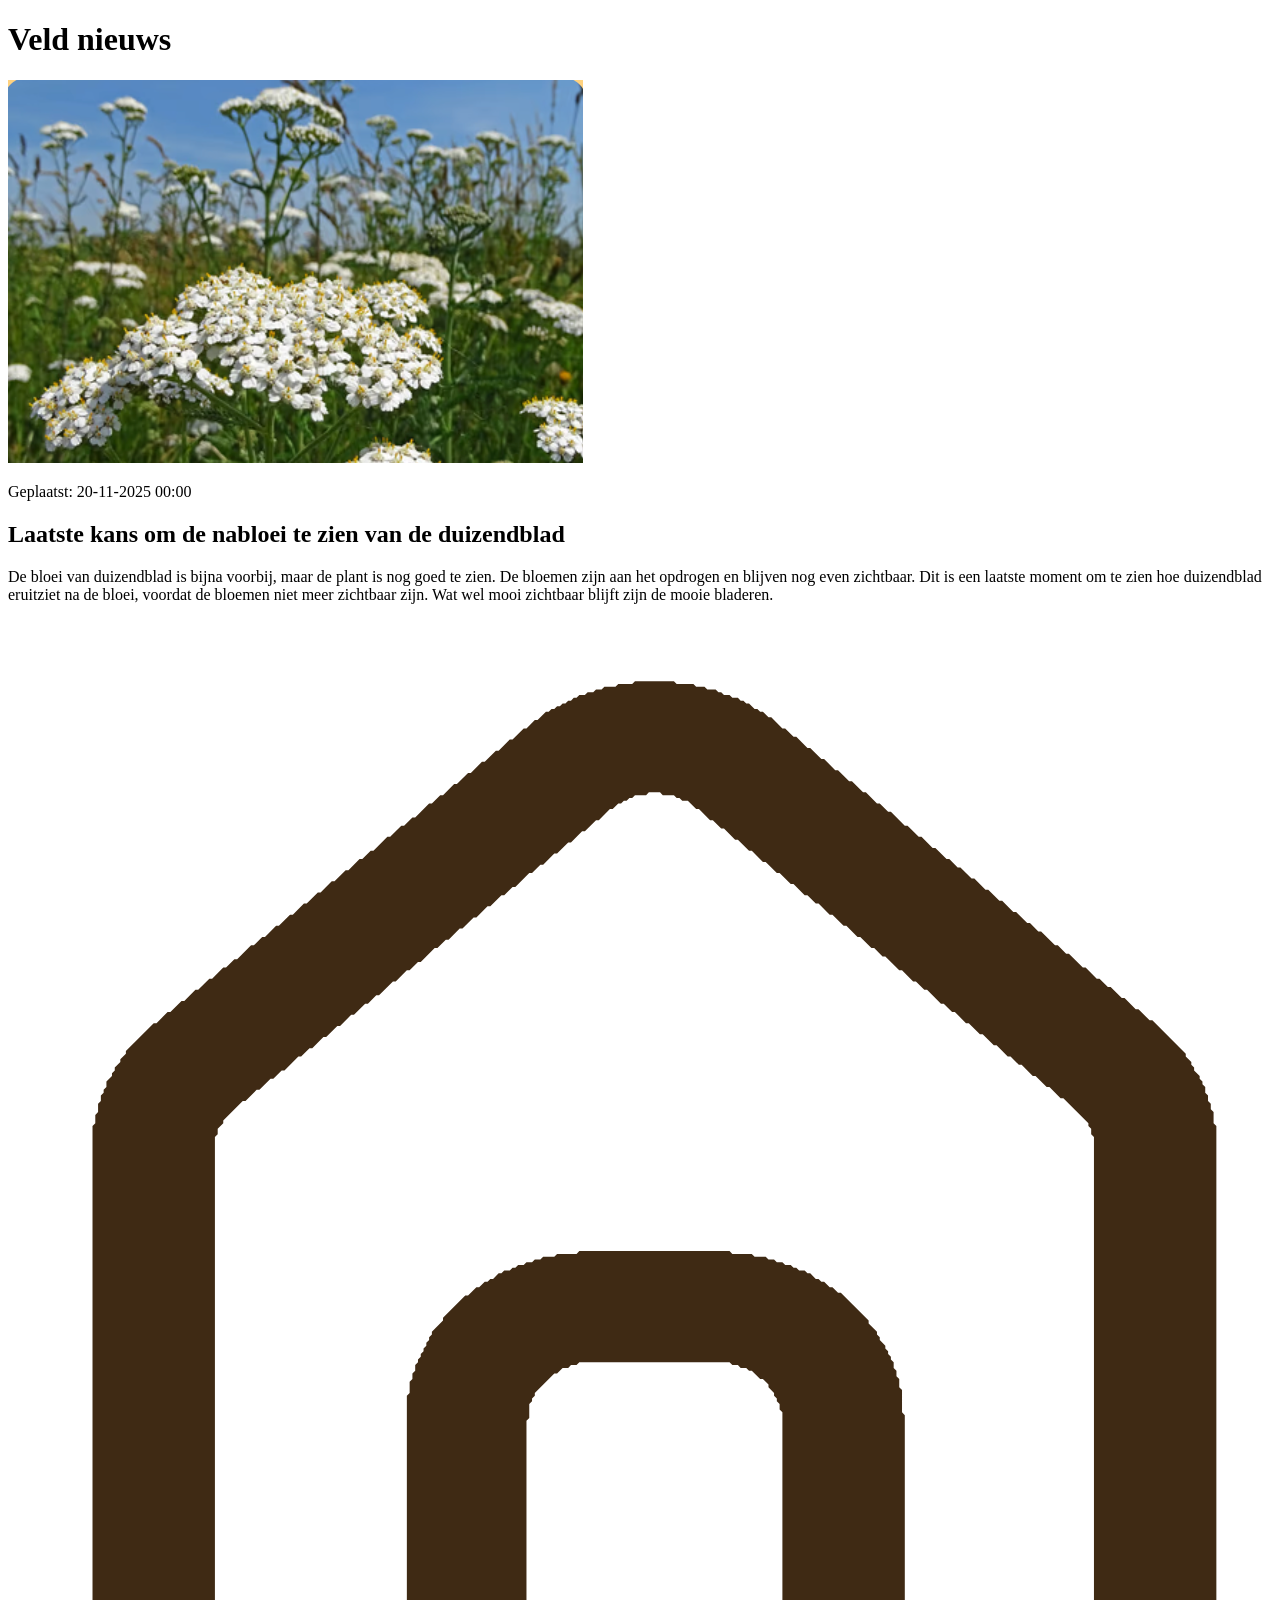
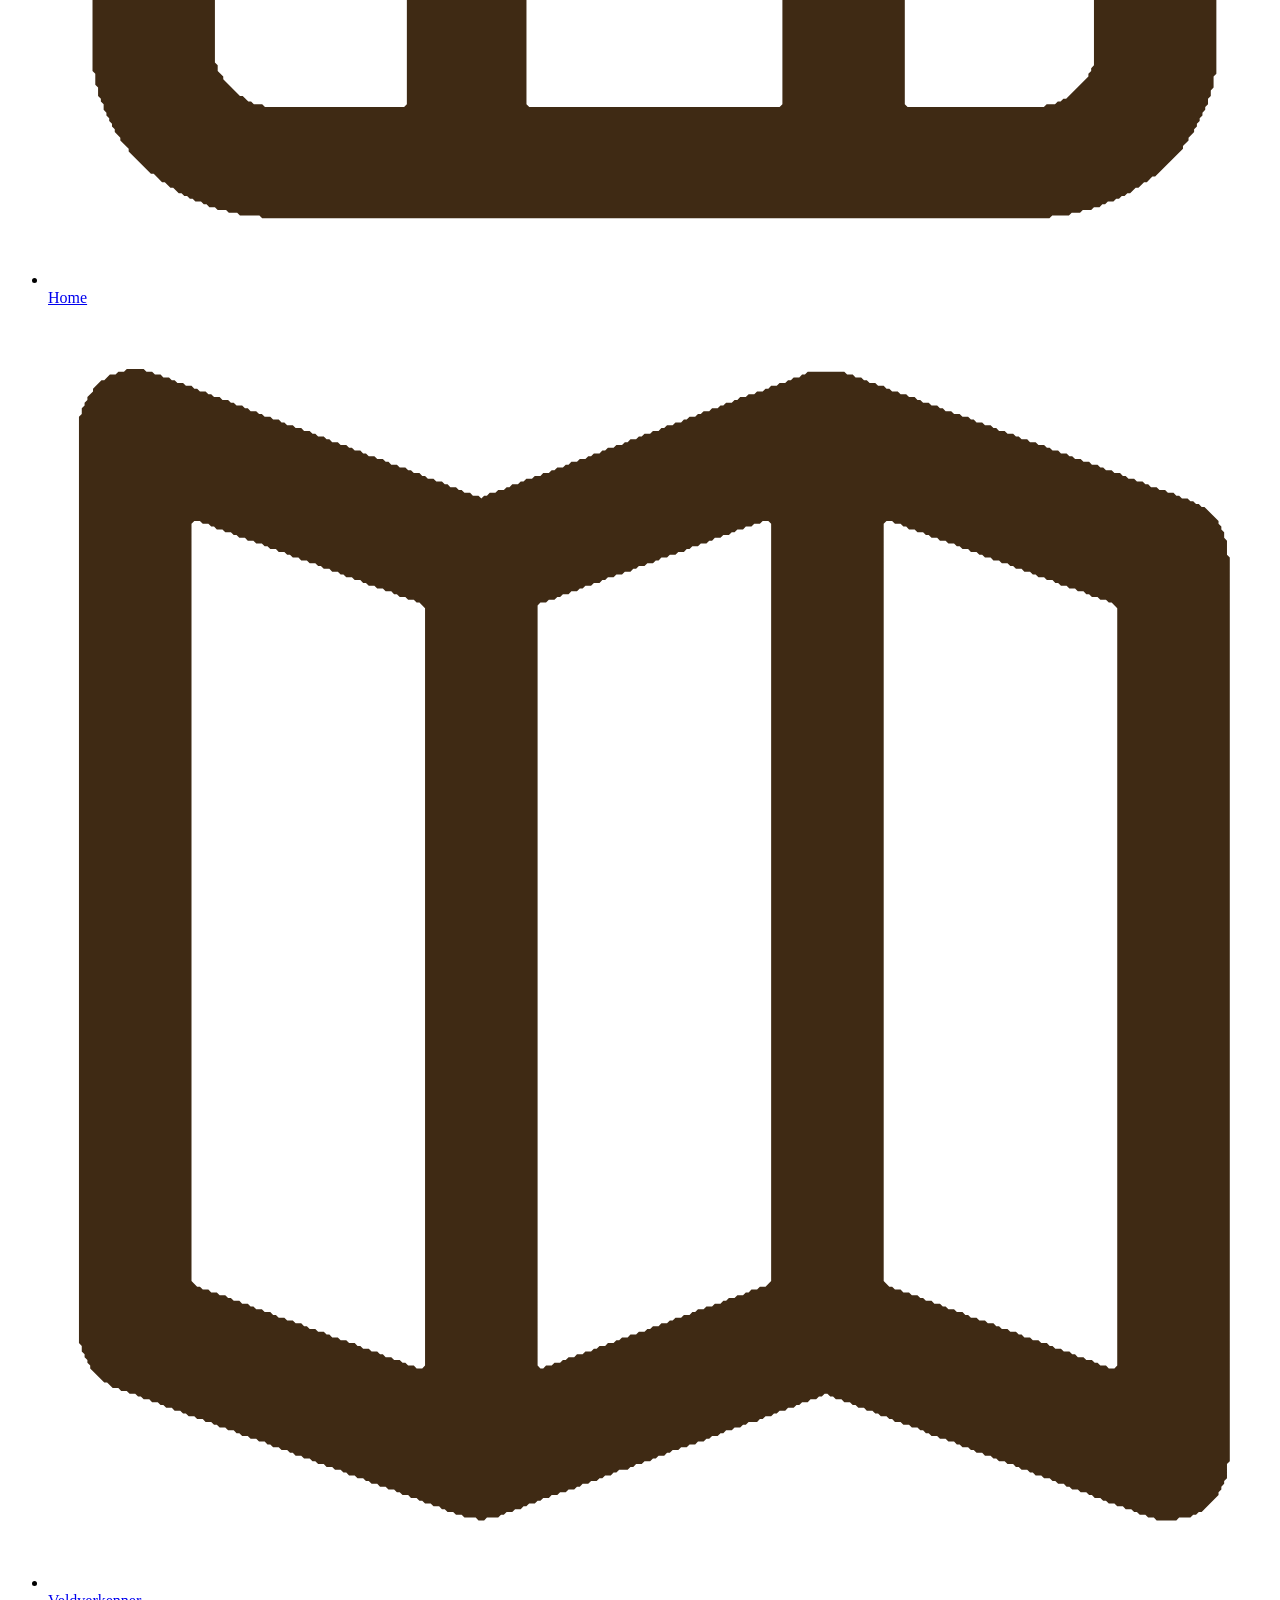
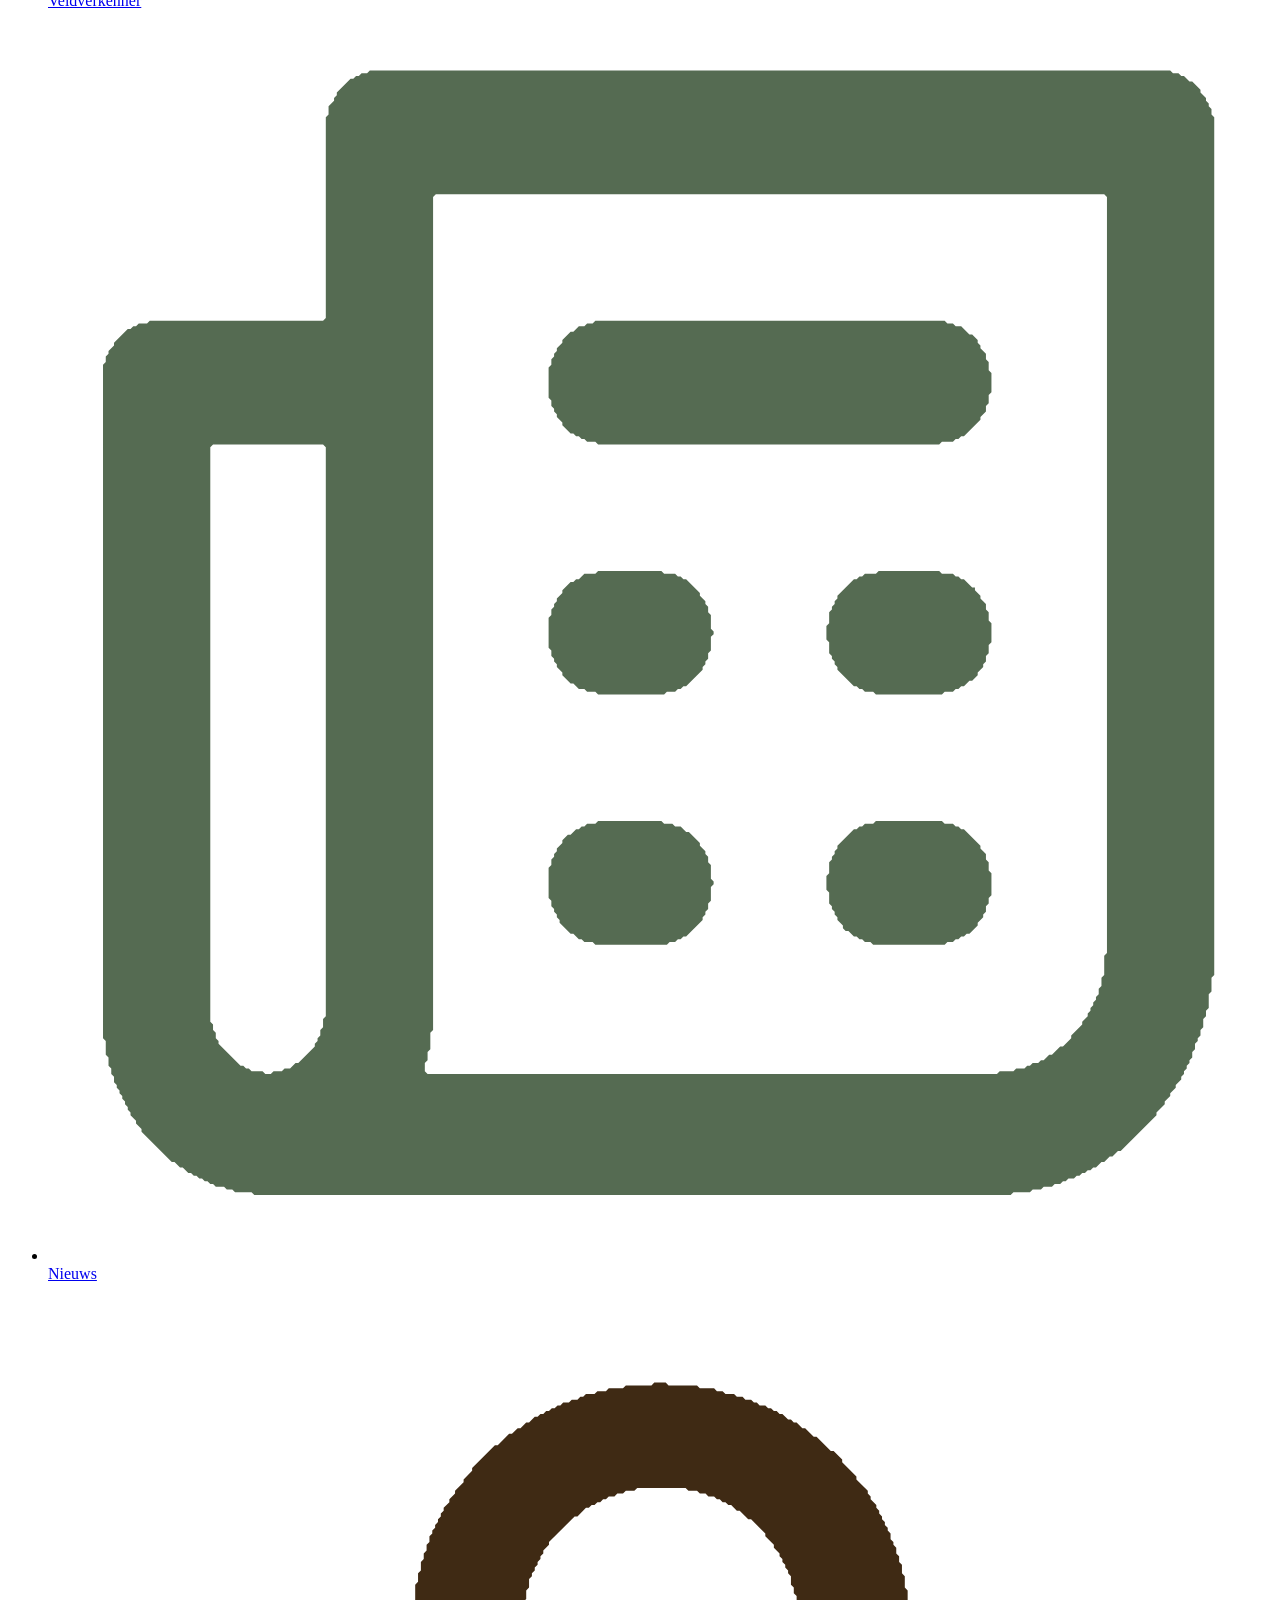
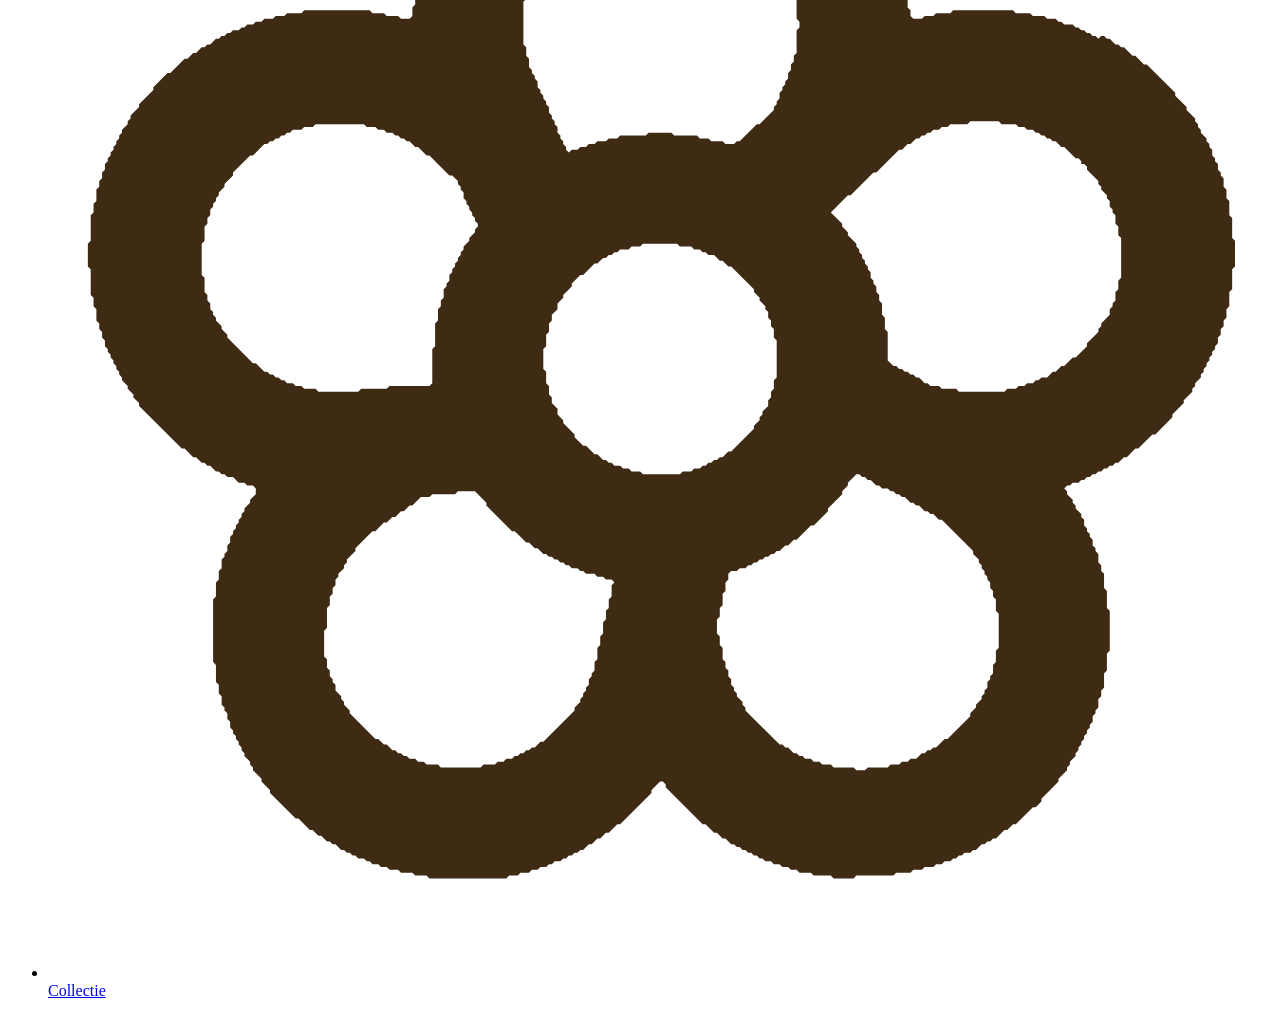
<file: nieuws-individu.html>
<!DOCTYPE html>
<html lang="nl">
<head>
    <meta charset="UTF-8">
    <meta name="viewport" content="width=device-width, initial-scale=1.0">
    <title>Bloemenveld Frankendael</title>
    <link rel="stylesheet" href="index.html">
    <link rel="html" href="veld.html">
    <link rel="html" href="nieuws.html">
    <link rel="html" href="nieuws-individu.css">
    <link rel="html" href="collectie.css">
    <link href="https://fonts.googleapis.com/css2?family=Montserrat:wght@400;500;600;700&display=swap" rel="styleguide.css">
</head>

    <body>
        
        <h1>Veld nieuws</h1>
        
        <section class="afbeelding">
            <img src="assets/plant 1.png" alt="">
            <p>Geplaatst: 20-11-2025 00:00</p>
        </section>

        <section class="artikel">
            <h2>Laatste kans om de nabloei te zien van de duizendblad</h2>
            <p>De bloei van duizendblad is bijna voorbij, maar de plant is nog goed te zien. De bloemen zijn aan het opdrogen en blijven nog even zichtbaar. Dit is een laatste moment om te zien hoe duizendblad eruitziet na de bloei, voordat de bloemen niet meer zichtbaar zijn. Wat wel mooi zichtbaar blijft zijn de mooie bladeren.</p>
        </section>
        
        <footer>
           <ul class="footer-ul">
               <li>
                   <a href="index.html">
                       <img src="icons/home_normal.svg" alt="home">
                       <span>Home</span>
                   </a>
               </li>
               <li>
                   <a href="veld.html">
                       <img src="icons/map_normal.svg" alt="veld">
                       <span>Veldverkenner</span>
                   </a>
               </li>
               <li>
                   <a href="nieuws.html">
                       <img src="icons/calculator_active.svg" alt="nieuws">
                       <span>Nieuws</span>
                   </a>
               </li>
               <li>
                   <a href="nieuws.html">
                       <img src="icons/flower_normal.svg" alt="nieuws">
                       <span>Collectie</span>
                   </a>
               </li>
           </ul>
       </footer>
    
    </body>
</file>
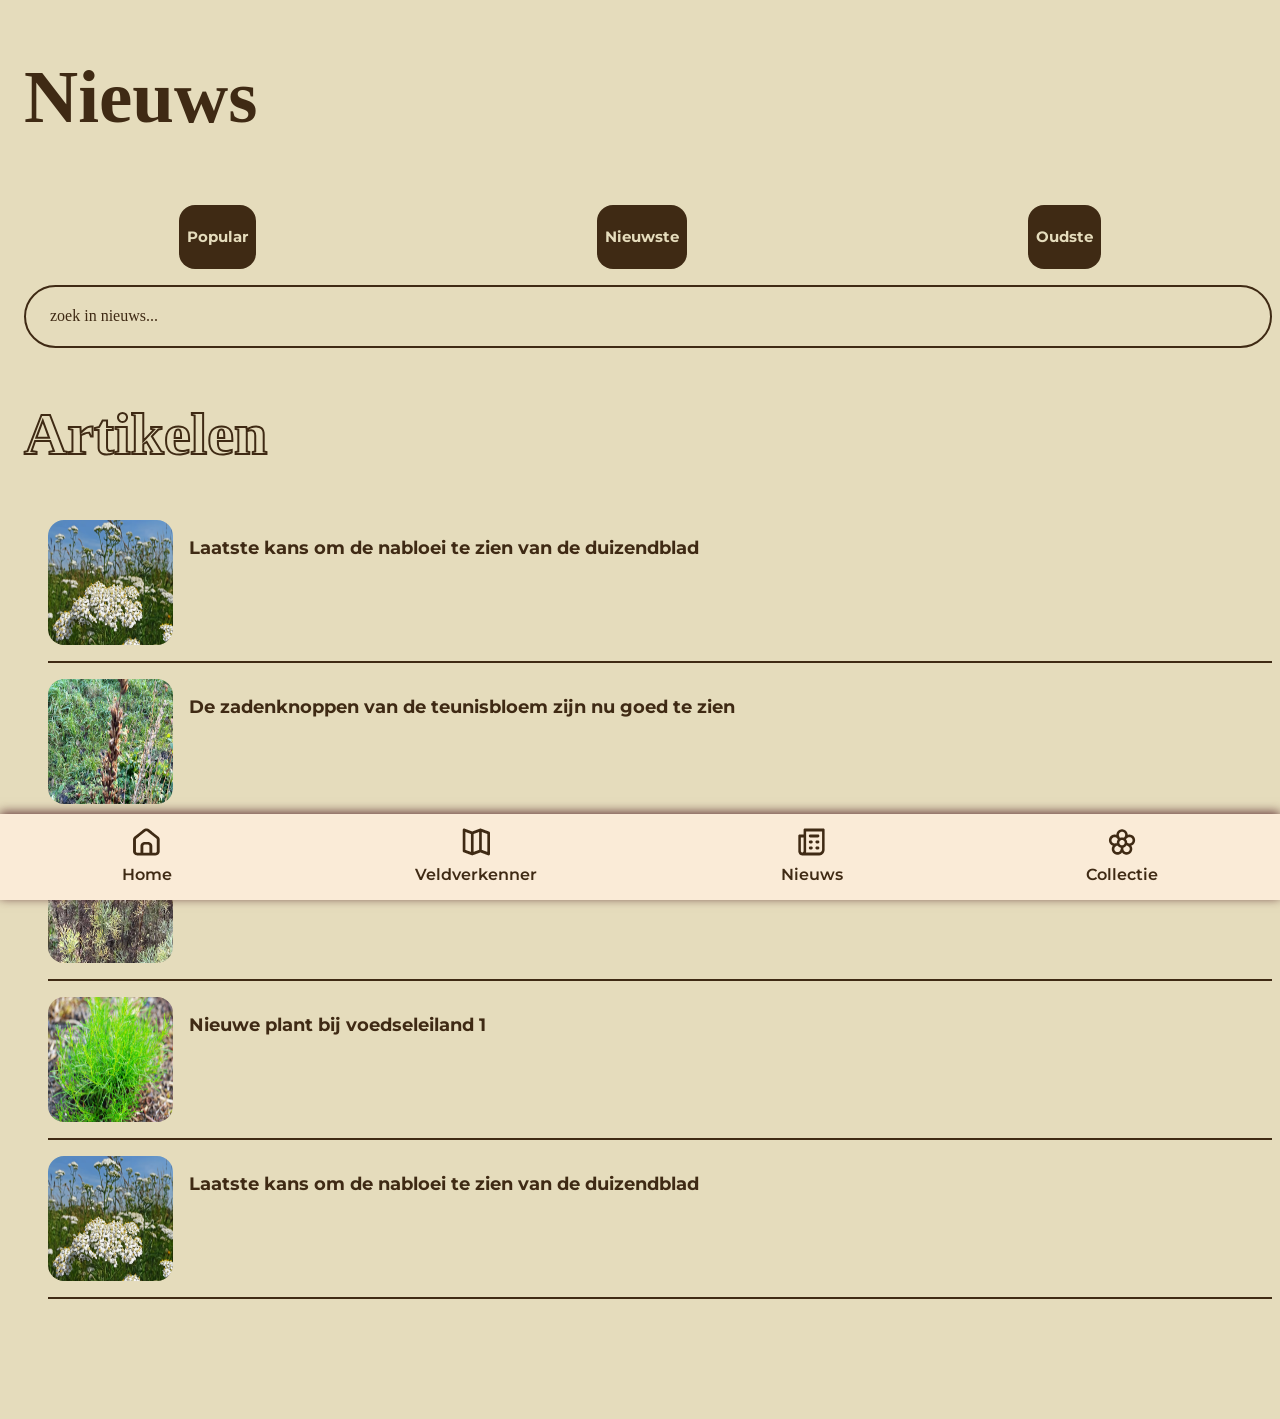
<file: nieuws.html>
<!DOCTYPE html>
<html lang="nl">
<head>
    <meta charset="UTF-8">
    <meta name="viewport" content="width=device-width, initial-scale=1.0">
    <title>Bloemenveld Frankendael</title>
    <link rel="html" href="index.html">
    <link rel="html" href="veld.html">
    <link rel="html" href="nieuws-individu.html">
    <link rel="html" href="collectie.html">
    <link rel="stylesheet" href="stylesheet.css">
    <link rel="stylesheet" href="nieuws.css">
    <link href="https://fonts.googleapis.com/css2?family=Montserrat:wght@400;500;600;700&display=swap" rel="styleguide.css">
</head>

    <body>
        
        <h1>Nieuws</h1>

        <section class="filter">
            <ul class="filter-bar">
                <li>
                    <a href="nieuws.html">
                        <h3>Popular</h3>
                    </a>
                </li>
                <li>
                    <a href="nieuws.html">
                        <h3>Nieuwste</h3>
                    </a>
                </li>
                <li>
                    <a href="nieuws.html">
                        <h3>Oudste</h3>
                    </a>
                </li>
            </ul>
        </section>

        <section class="zoek-bar">
            <search class="zoek">
                <p>zoek in nieuws...</p>
            </search>
        </section>

        <section class="artikelen">
            <h2>Artikelen</h2>
            <ul>
                <li>
                    <a href="nieuws-individu.html">
                        <img src="assets/plant 1.png" alt="">
                        <h3>Laatste kans om de nabloei te zien van de duizendblad</h3>
                    </a>
                </li>
                <li>
                    <a href="nieuws-individu.html">
                        <img src="assets/plant 2.png" alt="">
                        <h3>De zadenknoppen van de teunisbloem zijn nu goed te zien</h3>
                    </a>
                </li>
                <li>
                    <a href="nieuws-individu.html">
                        <img src="assets/plant 3.png" alt="">
                        <h3>Cola citroenkruid wordt binnenkort vervangen</h3>
                    </a>
                </li>
                <li>
                    <a href="nieuws-individu.css">
                        <img src="assets/plant 4.png" alt="">
                        <h3>Nieuwe plant bij voedseleiland 1</h3>
                    </a>
                </li>
                <li>
                    <a href="nieuws-individu.html">
                        <img src="assets/plant 1.png" alt="">
                        <h3>Laatste kans om de nabloei te zien van de duizendblad</h3>
                    </a>
                </li>
            </ul>
        </section>

        <footer>
           <ul class="footer-ul">
               <li>
                   <a href="index.html">
                       <img src="icons/home_normal.svg" alt="home">
                       <span>Home</span>
                   </a>
               </li>
               <li>
                   <a href="veld.html">
                       <img src="icons/map_normal.svg" alt="veld">
                       <span>Veldverkenner</span>
                   </a>
               </li>
               <li>
                   <a href="nieuws.html">
                       <img src="icons/calculator_normal.svg" alt="nieuws">
                       <span>Nieuws</span>
                   </a>
               </li>
               <li>
                   <a href="nieuws.html">
                       <img src="icons/flower_normal.svg" alt="nieuws">
                       <span>Collectie</span>
                   </a>
               </li>
           </ul>
       </footer>
    </body>
</file>
<file: style.css>
html {
    color-scheme: light dark;
    --color: light-dark( #3F2A14, #E5DCBC) ;
    --bg: light-dark( #E5DCBC, #3F2A14) ; 
}

body {
    background-color: var(--bg-page);
    color: var(--color-primary);
    font-family: var(--font-family); 
}

a{
    font-family: 'Segoe UI', Tahoma, Geneva, Verdana, sans-serif;
    color: rgb(104, 61, 61);
}

p{
    font-family: var(--font-family);
    font-size: var(--font-size-body);
    line-height: var(--line-height);
    font-weight: var(--font-weight-semibold);
}

h1 {
    font-family: var(--font-family);
    font-weight: var(--font-weight-bold);
    line-height: var(--line-height-heading);
    font-size: var(--font-size-h1);    /* 24px */
    align-items: center;
    padding-left: 1rem;
    padding-top: .1rem;

}

h2 {
    font-family: var(--font-family);
    font-weight: var(--font-weight-bold);
    line-height: var(--line-height-heading);
    font-size: var(--font-size-h2);   /* 20px */
}

.top{
    padding-left: 1rem;
    font-family: Georgia, 'Times New Roman', Times, serif;
    font-size: 50px;
    font-weight: 700;
    color: var(--reverse-color-primary);
    -webkit-text-stroke: 2px var(--color-primary);
}

.Veldverkenner{
    padding-left: 1em;
}

.plattegrond{
    width: 400px;
    height: auto;
    border-radius: 1rem;
    box-shadow: 0 -2px 10px rgb(104, 61, 61);
}

.logo{
    width:40px;
    height:auto;
}

.logo-section{
    display:flex;
    gap: 0.5rem;
}

.naar-veld{
    font-family: var(--font-family);  
    font-size: 1.0rem; 
    border-radius: 5em;
    padding: .5rem;
    display: inline-block;
    margin-top: 15px;
    border: 2px solid var(--color-primary);
    box-shadow: 0px 2px 4px var(--color-primary);
}

.naar-veld a{
    text-decoration: none;
    font-weight: 700;
    color: var(--color-primary);
}

.naar-veld:hover{
    color: #3F2A14;
    background-color: #99CCCC;
}

.Nieuws{
    padding-left: 1em;
    padding-top: 2rem;
}

.Nieuws-carrousel ul{
    display: flex;
    flex-direction: row;
    flex-wrap: nowrap;
    max-width: 1500px; 
    gap: 1em;
    overflow-x: auto;
    padding-bottom: 7rem;
    padding-top: 2rem;
}

.Nieuws-carrousel li{
    background-color: rgb(225, 192, 151);
    padding: 1rem;
    border-radius: 1rem;
    max-width: 250px;
    flex-shrink: 0;
    list-style: none;
    box-shadow: -1px 1px 15px rgb(104, 61, 61);
}

.Nieuws-carrousel a{
    text-decoration: none;
}

.Nieuws-carrousel h3{
    font-size: 15px;
}

.Nieuws-carrousel img{
    width: 250px;
    height: auto;
    border-radius: 1rem;
}

footer{
    position: fixed;
    bottom: 0;
    left: 0;
    width: 100%;
    padding: 0.8rem 0;
    z-index: 1000;
    box-shadow: 0 -.5px 25px ;
    color: var(--color-primary);
}

.footer-ul{
    display: flex;
    justify-content: space-around;
    list-style: none;
    margin: 0;
    padding: 0;
}

footer li{
    display: flex;
}

footer a{
    display: flex;
    flex-direction: column;
    align-items: center;
    gap: 6px;
    text-decoration: none;
    font-weight: 600;
    color: var(--color-primary);
}

footer svg{
    width: 30px;
    height: 30px;
    object-fit: contain;
    color: var(--color-primary);
}
</file>
<file: stylesheet.css>
@import url("https://fonts.googleapis.com/css2?family=Montserrat:wght@400;500;600;700&display=swap");
/* We gebruiken hier Cascade layers, wat mogelijke problemen met Specificiteit voorkomt
   https://developer.mozilla.org/en-US/docs/Learn_web_development/Core/Styling_basics/Cascade_layers
   https://css-tricks.com/css-cascade-layers/ */

@layer styleguide {

    /* Schrijf hier de verschillende stijlen, die
       gedeeld gaan worden door jullie projecten */

    
    :root{
        /* Light mode (standaard) */
        --bg-page: #E5DCBC;
        --color-primary:#3F2A14;
        --bg-surface: #E2C286;
        --color-accent: #99CC99;
        --bg-surface-hover: #99CCCC;
        --reverse-color-primary: #E5DCBC;

        
        /* Lettertype */
        --font-family: 'Montserrat', sans-serif;

        /* Lettergroottes */
        --font-size-h1: 1.5rem;
        --font-size-h2: 1.25rem;
        --font-size-h3: 1.125rem;
        --font-size-body: 1rem;
        --font-size-micro: 0.875rem;

        /* Letterdiktes */
        --font-weight-regular: 400;
        --font-weight-semibold: 600;
        --font-weight-bold: 700;
         
        /* Regelhoogte */
        --line-height: 1.5;
        --line-height-heading: 1.2;

        /* Spacing */
        --space-xs: 0.25rem;
        --space-sm: 0.5rem;
        --space-md: 1rem;
        --space-lg: 1.5rem;
        --space-xl: 2rem; 
    }

/*  Dark mode */
@media (prefers-color-scheme: dark) {
    :root {
       --bg-page: #3F2A14;
       --color-primary: #F6EBDB;
       --bg-surface: #E2C286;
       --color-accent: #E5DCBC;
       --bg-surface-hover: #CAF1F1;
       --reverse-color-primary: #3F2A14;
  }
}

    body {
        background-color: var(--bg-page);
        color: var(--color-primary);
        font-family: var(--font-family);
    }
    
    input{
        border-color: var(--color-primary);
        background-color: var(--bg-page);
    }
    
    /* Light mode cirkels */
    .l-bg-page { background-color: #E5DCBC; border: 2px solid #030303; }
    .l-primary { background-color: #3F2A14; border: 2px solid #030303; }
    .l-bg-surface { background-color: #E2C286; border: 2px solid #030303; }
    .l-color-accent { background-color: #99CC99; border: 2px solid #030303; }
    .l-bg-surface-hover { background-color: #99CCCC; border: 2px solid #030303; }

    /* Dark mode cirkels */
    .d-bg-page { background-color: #3F2A14; border: 2px solid #030303; }
    .d-primary { background-color: #F6EBDB; border: 2px solid #030303; }
    .d-bg-surface { background-color: #E2C286; border: 2px solid #030303; }
    .d-color-accent { background-color: #E5DCBC; border: 2px solid #030303; }
    .d-bg-surface-hover { background-color: #CAF1F1; border: 2px solid #030303; }

    
    /* Typografie */
    h1, h2, h3 {
        font-family: var(--font-family);
        font-weight: var(--font-weight-bold);
        line-height: var(--line-height-heading);
    }

    .h1 {
    font-size: var(--font-size-h1);    /* 24px */
    }

    .h2 {
    font-size: var(--font-size-h2);   /* 20px */
    }

    .h3 {
    font-size: var(--font-size-h3);  /* 18px */
    }
    
    /* lopende tekst */
    p, ul, li, ol, a, button{
        font-family: var(--font-family);
        font-size: var(--font-size-body);
        line-height: var(--line-height);
    }

    .p1 {
        font-family: var(--font-family);
        font-size: var(--font-size-body);
        font-style: italic;
        font-weight: var(--font-weight-semibold);
    }

    blockquote p {
        font-family: var(--font-family);
        font-size: var(--font-size-body);
        font-style: italic;
    }

    /* Formulier elementen */

    /*button*/
    .button{
    font-family: var(--font-family);  
    font-size: 1.0rem; 
    border-radius: 5em;
    padding: .5rem;
    display: inline-block;
    margin-top: 15px;
    color: #3F2A14;
    background-color: #E5DCBC;
    border: 2px solid #3F2A14;
    box-shadow: 0px 1px 4px black;;
    }

    .button:active {
    --color: #E5DCBC;
    --bg: #556B52;
    }

    .button:hover {
    font-family: var(--font-family);
    color: #3F2A14;
    background-color: #99CCCC;
    }

    /*icons*/
    .icons {
    display: grid;
    grid-template-columns: repeat(4, 75px);
    gap: 20px; 
    background-color: white;
    width: max-content;
    
    padding: 1rem;
    border-radius: 1em;
    }

    .icons img {
    width: 75px;
    height: auto;
    }

}
</file>
<file: nieuws.css>
html {
    color-scheme: light dark;
    --color: light-dark( #3F2A14, #E5DCBC) ;
    --bg: light-dark( #E5DCBC, #3F2A14) ; 
}

body {
    background-color: var(--bg-page);
    color: var(--color-primary);
    font-family: var(--font-family);
}

h1 {
    align-items: center;
    font-family: Georgia, 'Times New Roman', Times, serif;
    padding-left: 1rem;
    padding-top: .1rem;
    font-size: 75px;
}

h2{
    padding-left: 1rem;
    font-family: Georgia, 'Times New Roman', Times, serif;
    font-size: 60px;
    color: var(--reverse-color-primary);
    -webkit-text-stroke: 2px var(--color-primary);
}

h3 {
    font-family: var(--font-family);
    font-weight: var(--font-weight-bold);
    line-height: var(--line-height-heading);
    font-size: var(--font-size-h3);  /* 18px */
}

a{
    list-style: none;
    text-decoration: none;
    color: var(--color-primary);
}

.filter{
    position: static;
    align-items: center;
    width: 100%;
    padding: 0.8rem 0;
    bottom: 0;
    left: 0;
    padding-bottom: 1rem;
}

.filter ul{
    display: flex;
    justify-content: space-around;
    list-style: none;
    margin: 0;
    padding: 0;
}

.filter li{
    display: flex;
    border-radius: 1rem;
    border: 2px;
    padding: .5rem;
    display: inline-block;
    background-color: var(--color-primary)
}

.filter li:hover{
    color: #3F2A14;
    background-color: #99CCCC;
    box-shadow: 0px .5px 10px var(--color-primary);
    animation: alternate;
}

.filter h3{
    font-size: 15px;
    color: var(--reverse-color-primary);
}

.zoek-bar{
    padding-left: 1rem;
}

.zoek{
    border-radius: 5em;
    border: 2px solid ;
    padding: .5rem;
    padding-top: .1rem;
    padding-bottom: .1rem;
    padding-left: 1.5rem;
}

.zoek p{
    font-family: Georgia, 'Times New Roman', Times, serif;
    font-weight: 500;
}

.artikelen{
    padding-bottom: 6rem;
    padding-left: -1rem;
}

.artikelen ul{
    display: flex;
    flex-direction: column;
    gap: 1rem;
}

.artikelen li{
    display: flex;
    flex-direction: column;
    gap: .5em;
    border-bottom: 2px solid ;
    padding-bottom: 1rem;
    width: 100%;

}

.artikelen a{
    display:flex;
    flex-direction: row;
    gap: 1rem;
}

.artikelen img{
    width: 125px;
    height: 125px;
    border-radius: 1rem;
}


footer{
    position: fixed;
    bottom: 0;
    left: 0;
    width: 100%;
    background-color: antiquewhite;
    padding: 0.8rem 0;
    z-index: 1000;
    box-shadow: 0 -2px 10px rgb(104, 61, 61);
}

.footer-ul{
    display: flex;
    justify-content: space-around;
    list-style: none;
    margin: 0;
    padding: 0;
}

footer li{
    display: flex;
}

footer a{
    display: flex;
    flex-direction: column;
    align-items: center;
    gap: 6px;
    text-decoration: none;
    font-weight: 600;
}

footer img{
    width: 30px;
    height: 30px;
    object-fit: contain;
}
</file>
